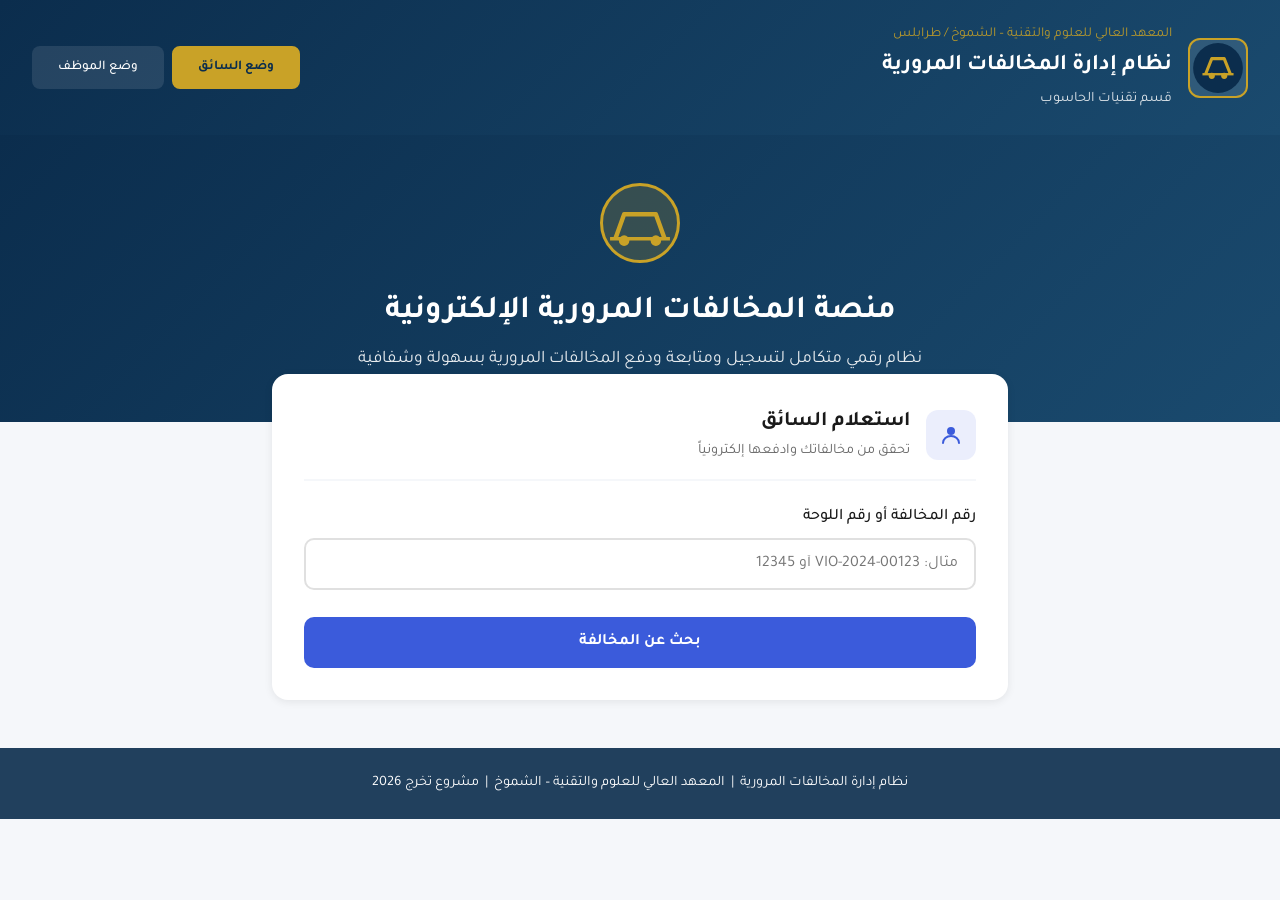
<file: index.html>
<!DOCTYPE html>
<html lang="ar" dir="rtl">
<head>
  <meta charset="UTF-8">
  <meta name="viewport" content="width=device-width, initial-scale=1.0">
  <title>نظام إدارة المخالفات المرورية</title>
  <link rel="preconnect" href="https://fonts.googleapis.com">
  <link rel="preconnect" href="https://fonts.gstatic.com" crossorigin>
  <link href="https://fonts.googleapis.com/css2?family=Tajawal:wght@400;500;700&display=swap" rel="stylesheet">
  <link rel="stylesheet" href="assets/css/style.css">
</head>
<body>

  <header class="header">
    <div class="logo-area">
      <div class="logo-icon">
        <svg viewBox="0 0 36 36" fill="none" xmlns="http://www.w3.org/2000/svg">
          <circle cx="18" cy="18" r="16" fill="#0b2d4d"/>
          <path d="M10 22l4-10h8l4 10" stroke="#c9a227" stroke-width="2" stroke-linejoin="round"/>
          <circle cx="14" cy="23" r="2" fill="#c9a227"/>
          <circle cx="22" cy="23" r="2" fill="#c9a227"/>
          <path d="M8 22h20" stroke="#c9a227" stroke-width="1.5"/>
        </svg>
      </div>
      <div class="logo-text">
        <div class="inst">المعهد العالي للعلوم والتقنية – الشموخ / طرابلس</div>
        <div class="site-title">نظام إدارة المخالفات المرورية</div>
        <div class="dept">قسم تقنيات الحاسوب</div>
      </div>
    </div>
    <div class="nav-tabs">
      <button class="tab active" onclick="switchMode('driver', this)">وضع السائق</button>
      <button class="tab" onclick="switchMode('employee', this)">وضع الموظف</button>
    </div>
  </header>

  <section class="hero">
    <div class="hero-icon">
      <svg viewBox="0 0 42 42" fill="none" xmlns="http://www.w3.org/2000/svg">
        <path d="M7 30l5-14h18l5 14" stroke="#c9a227" stroke-width="2.5" stroke-linejoin="round" fill="none"/>
        <circle cx="12" cy="31" r="3" fill="#c9a227"/>
        <circle cx="30" cy="31" r="3" fill="#c9a227"/>
        <path d="M4 30h34" stroke="#c9a227" stroke-width="2"/>
      </svg>
    </div>
    <h1>منصة المخالفات المرورية الإلكترونية</h1>
    <p>نظام رقمي متكامل لتسجيل ومتابعة ودفع المخالفات المرورية بسهولة وشفافية</p>
  </section>

  <main class="content">
    <!-- بطاقة السائق -->
    <div class="card fade-in" id="driverCard">
      <div class="card-header">
        <div class="card-icon driver">
          <svg width="24" height="24" viewBox="0 0 24 24" fill="none"><circle cx="12" cy="8" r="4" fill="#3b5bdb"/><path d="M4 20c0-4 3.6-7 8-7s8 3 8 7" stroke="#3b5bdb" stroke-width="2" stroke-linecap="round" fill="none"/></svg>
        </div>
        <div>
          <div class="card-title">استعلام السائق</div>
          <div class="card-subtitle">تحقق من مخالفاتك وادفعها إلكترونياً</div>
        </div>
      </div>
      <div class="field-group">
        <label class="field-label">رقم المخالفة أو رقم اللوحة</label>
        <input type="text" class="field-input" placeholder="مثال: VIO-2024-00123 أو 12345" id="driverSearchInput">
      </div>
      <button type="button" class="btn-primary" onclick="driverSearch()">بحث عن المخالفة</button>
      <div id="driverResult" class="violation-result hidden">
        <div class="result-header">
          <span class="result-id">MXF-2024-00847</span>
          <span class="status-chip"><span class="dot"></span>غير مدفوعة</span>
        </div>
        <div class="result-details">
          <div>النوع: تجاوز السرعة &nbsp;|&nbsp; المبلغ: <strong>150 د.ل</strong></div>
          <div>التاريخ: 10 أبريل 2025 &nbsp;|&nbsp; الموقع: شارع الجمهورية</div>
        </div>
        <button type="button" class="btn-primary green" onclick="window.location.href='payment.html'">دفع إلكتروني</button>
      </div>
    </div>

    <!-- بطاقة الموظف (مصححة نهائياً) -->
    <div class="card fade-in hidden" id="employeeCard">
      <div class="card-header">
        <div class="card-icon emp">
          <svg width="24" height="24" viewBox="0 0 24 24" fill="none"><path d="M12 12c2.21 0 4-1.79 4-4s-1.79-4-4-4-4 1.79-4 4 1.79 4 4 4zm0 2c-2.67 0-8 1.34-8 4v2h16v-2c0-2.66-5.33-4-8-4z" fill="#2e7d32"/></svg>
        </div>
        <div>
          <div class="card-title">دخول الموظفين</div>
          <div class="card-subtitle">اختر نوع الحساب للمتابعة</div>
        </div>
      </div>

      <div class="role-selector">
        <label class="role-option">
          <input type="radio" name="empRole" value="police" checked>
          <span class="role-badge police">👮 الشرطي (إصدار المخالفات)</span>
        </label>
        <label class="role-option">
          <input type="radio" name="empRole" value="payment">
          <span class="role-badge payment">💳 مركز الدفع (معالجة السداد)</span>
        </label>
      </div>

      <!-- ✅ منع الإرسال التلقائي عند ضغط Enter -->
      <div class="field-group" onkeydown="if(event.key==='Enter') event.preventDefault()">
        <label class="field-label">رقم الهوية / الهاتف</label>
        <input type="text" class="field-input" placeholder="أدخل رقم التعريف" id="empIdInput" autocomplete="off">
      </div>
      <div class="field-group" onkeydown="if(event.key==='Enter') event.preventDefault()">
        <label class="field-label">كلمة المرور</label>
        <input type="password" class="field-input" placeholder="••••••••" id="empPassInput" autocomplete="off">
      </div>
      
      <!-- ✅ type="button" + منع السلوك الافتراضي -->
      <button type="button" class="btn-primary" onclick="handleEmployeeLogin(event)">دخول إلى النظام</button>

      <div class="divider"><span>أو</span></div>
      <div class="card-links">
        <a href="register.html">إنشاء حساب جديد</a>
        <a href="forgot-password.html">نسيت كلمة المرور</a>
      </div>
    </div>
  </main>

  <footer class="footer">
    نظام إدارة المخالفات المرورية &nbsp;|&nbsp; المعهد العالي للعلوم والتقنية – الشموخ &nbsp;|&nbsp; مشروع تخرج 2026
  </footer>

  <script src="assets/js/script.js"></script>
</body>
</html>
</file>
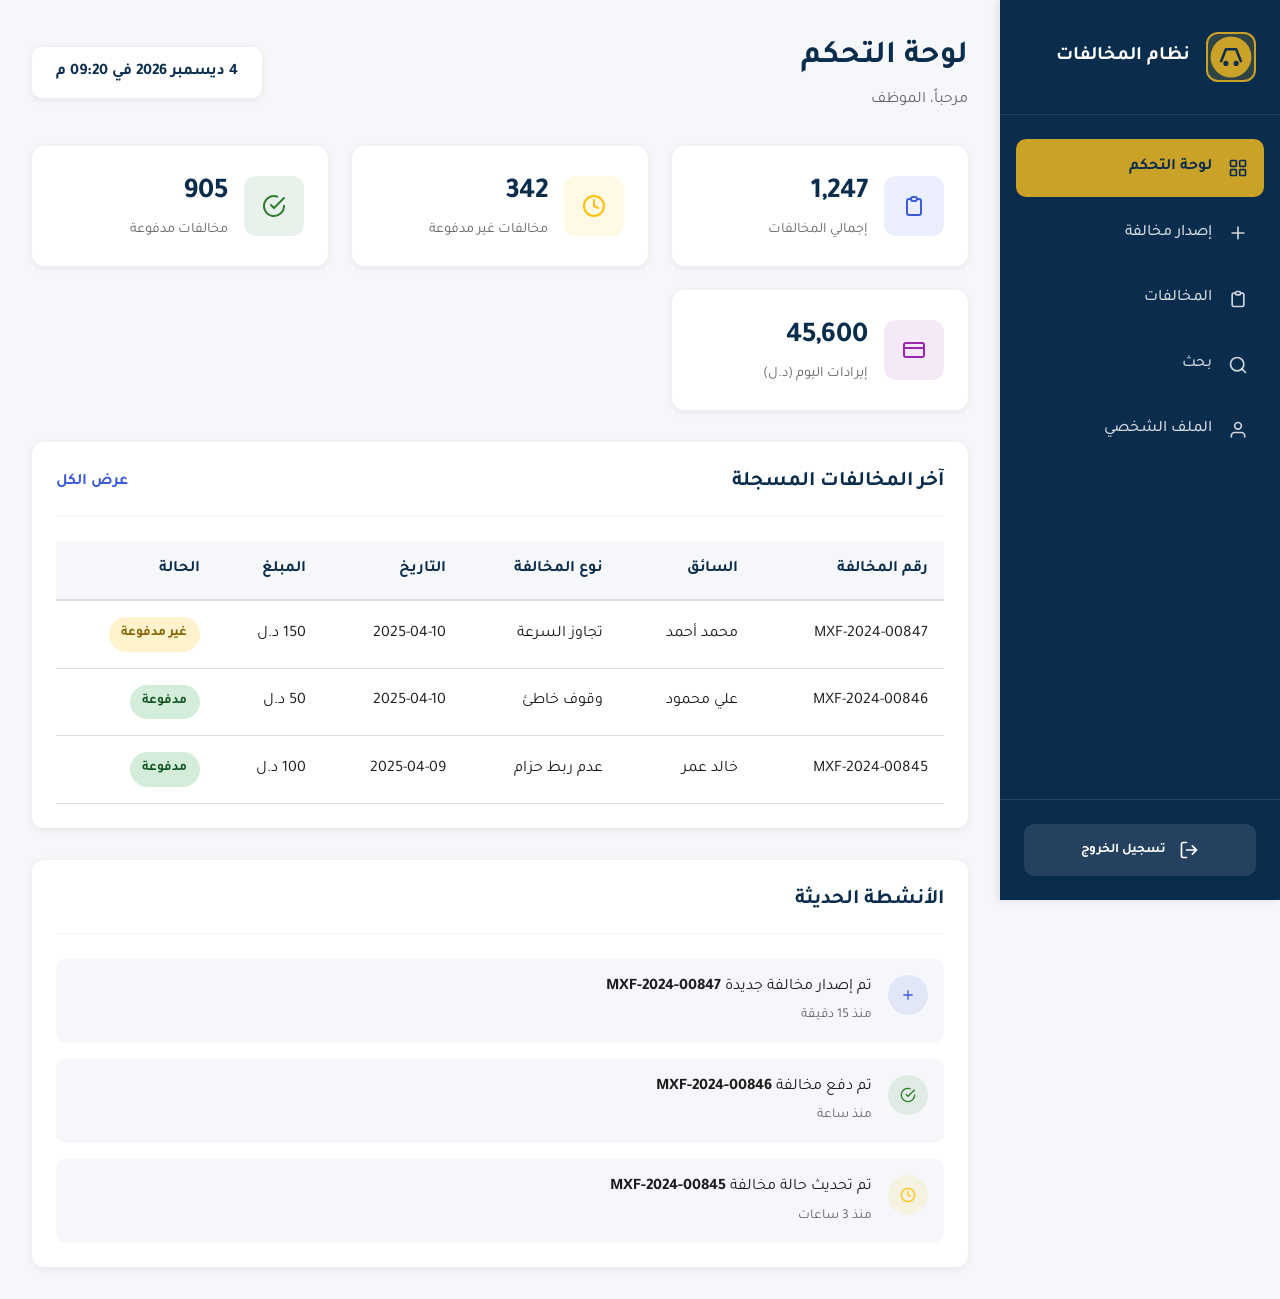
<file: dashboard.html>
<!DOCTYPE html>
<html lang="ar">
<head>
  <meta charset="UTF-8">
  <meta name="viewport" content="width=device-width, initial-scale=1.0">
  <title>لوحة التحكم - نظام إدارة المخالفات المرورية</title>
  <link rel="preconnect" href="https://fonts.googleapis.com">
  <link rel="preconnect" href="https://fonts.gstatic.com" crossorigin>
  <link href="https://fonts.googleapis.com/css2?family=Tajawal:wght@400;500;700&display=swap" rel="stylesheet">
  <link rel="stylesheet" href="assets/css/style.css">
  <link rel="stylesheet" href="assets/css/dashboard.css">
</head>
<body class="dashboard-body">

  <!-- الشريط الجانبي -->
  <aside class="sidebar">
    <div class="sidebar-header">
      <div class="sidebar-logo">
        <svg viewBox="0 0 36 36" fill="none" xmlns="http://www.w3.org/2000/svg">
          <circle cx="18" cy="18" r="16" fill="#c9a227"/>
          <path d="M10 22l4-10h8l4 10" stroke="#0b2d4d" stroke-width="2" stroke-linejoin="round"/>
          <circle cx="14" cy="23" r="2" fill="#0b2d4d"/>
          <circle cx="22" cy="23" r="2" fill="#0b2d4d"/>
        </svg>
      </div>
      <div class="sidebar-title">نظام المخالفات</div>
    </div>
    
    <nav class="sidebar-nav">
      <a href="dashboard.html" class="nav-item active">
        <svg width="20" height="20" viewBox="0 0 24 24" fill="none">
          <rect x="3" y="3" width="7" height="7" rx="1" stroke="currentColor" stroke-width="2"/>
          <rect x="14" y="3" width="7" height="7" rx="1" stroke="currentColor" stroke-width="2"/>
          <rect x="3" y="14" width="7" height="7" rx="1" stroke="currentColor" stroke-width="2"/>
          <rect x="14" y="14" width="7" height="7" rx="1" stroke="currentColor" stroke-width="2"/>
        </svg>
        <span>لوحة التحكم</span>
      </a>
      <a href="issue-violation.html" class="nav-item">
        <svg width="20" height="20" viewBox="0 0 24 24" fill="none">
          <path d="M12 5v14M5 12h14" stroke="currentColor" stroke-width="2" stroke-linecap="round"/>
        </svg>
        <span>إصدار مخالفة</span>
      </a>
      <a href="violations-list.html" class="nav-item">
        <svg width="20" height="20" viewBox="0 0 24 24" fill="none">
          <path d="M9 5H7a2 2 0 00-2 2v12a2 2 0 002 2h10a2 2 0 002-2V7a2 2 0 00-2-2h-2M9 5a2 2 0 002 2h2a2 2 0 002-2M9 5a2 2 0 012-2h2a2 2 0 012 2" stroke="currentColor" stroke-width="2" stroke-linecap="round"/>
        </svg>
        <span>المخالفات</span>
      </a>
      <a href="search-violation.html" class="nav-item">
        <svg width="20" height="20" viewBox="0 0 24 24" fill="none">
          <circle cx="11" cy="11" r="8" stroke="currentColor" stroke-width="2"/>
          <path d="M21 21l-4.35-4.35" stroke="currentColor" stroke-width="2" stroke-linecap="round"/>
        </svg>
        <span>بحث</span>
      </a>
      <a href="profile.html" class="nav-item">
        <svg width="20" height="20" viewBox="0 0 24 24" fill="none">
          <path d="M20 21v-2a4 4 0 00-4-4H8a4 4 0 00-4 4v2" stroke="currentColor" stroke-width="2"/>
          <circle cx="12" cy="7" r="4" stroke="currentColor" stroke-width="2"/>
        </svg>
        <span>الملف الشخصي</span>
      </a>
    </nav>
    
    <div class="sidebar-footer">
      <button class="btn-logout" onclick="logout()">
        <svg width="20" height="20" viewBox="0 0 24 24" fill="none">
          <path d="M9 21H5a2 2 0 01-2-2V5a2 2 0 012-2h4" stroke="currentColor" stroke-width="2" stroke-linecap="round"/>
          <path d="M16 17l5-5-5-5M21 12H9" stroke="currentColor" stroke-width="2" stroke-linecap="round"/>
        </svg>
        <span>تسجيل الخروج</span>
      </button>
    </div>
  </aside>

  <!-- المحتوى الرئيسي -->
  <main class="dashboard-main">
    <!-- الهيدر العلوي -->
    <header class="dashboard-header">
      <div class="header-right">
        <h1>لوحة التحكم</h1>
        <p class="welcome-text">مرحباً، <span id="dashboardUserName">الموظف</span></p>
      </div>
      <div class="header-left">
        <div class="date-time" id="dateTime"></div>
      </div>
    </header>

    <!-- الإحصائيات -->
    <div class="stats-grid">
      <div class="stat-card">
        <div class="stat-icon blue">
          <svg width="24" height="24" viewBox="0 0 24 24" fill="none">
            <path d="M9 5H7a2 2 0 00-2 2v12a2 2 0 002 2h10a2 2 0 002-2V7a2 2 0 00-2-2h-2M9 5a2 2 0 002 2h2a2 2 0 002-2M9 5a2 2 0 012-2h2a2 2 0 012 2" stroke="currentColor" stroke-width="2"/>
          </svg>
        </div>
        <div class="stat-info">
          <div class="stat-value" id="totalViolations">1,247</div>
          <div class="stat-label">إجمالي المخالفات</div>
        </div>
      </div>
      
      <div class="stat-card">
        <div class="stat-icon yellow">
          <svg width="24" height="24" viewBox="0 0 24 24" fill="none">
            <circle cx="12" cy="12" r="10" stroke="currentColor" stroke-width="2"/>
            <path d="M12 6v6l4 2" stroke="currentColor" stroke-width="2" stroke-linecap="round"/>
          </svg>
        </div>
        <div class="stat-info">
          <div class="stat-value" id="pendingViolations">342</div>
          <div class="stat-label">مخالفات غير مدفوعة</div>
        </div>
      </div>
      
      <div class="stat-card">
        <div class="stat-icon green">
          <svg width="24" height="24" viewBox="0 0 24 24" fill="none">
            <path d="M22 11.08V12a10 10 0 11-5.93-9.14" stroke="currentColor" stroke-width="2"/>
            <path d="M22 4L12 14.01l-3-3" stroke="currentColor" stroke-width="2" stroke-linecap="round"/>
          </svg>
        </div>
        <div class="stat-info">
          <div class="stat-value" id="paidViolations">905</div>
          <div class="stat-label">مخالفات مدفوعة</div>
        </div>
      </div>
      
      <div class="stat-card">
        <div class="stat-icon purple">
          <svg width="24" height="24" viewBox="0 0 24 24" fill="none">
            <rect x="2" y="5" width="20" height="14" rx="2" stroke="currentColor" stroke-width="2"/>
            <path d="M2 10h20" stroke="currentColor" stroke-width="2"/>
          </svg>
        </div>
        <div class="stat-info">
          <div class="stat-value" id="todayRevenue">45,600</div>
          <div class="stat-label">إيرادات اليوم (د.ل)</div>
        </div>
      </div>
    </div>

    <!-- المحتوى السفلي -->
    <div class="dashboard-content">
      <!-- آخر المخالفات -->
      <div class="content-card">
        <div class="card-header-custom">
          <h2>آخر المخالفات المسجلة</h2>
          <a href="violations-list.html" class="view-all">عرض الكل</a>
        </div>
        <div class="table-container">
          <table class="data-table">
            <thead>
              <tr>
                <th>رقم المخالفة</th>
                <th>السائق</th>
                <th>نوع المخالفة</th>
                <th>التاريخ</th>
                <th>المبلغ</th>
                <th>الحالة</th>
              </tr>
            </thead>
            <tbody id="recentViolationsTable">
              <tr>
                <td>MXF-2024-00847</td>
                <td>محمد أحمد</td>
                <td>تجاوز السرعة</td>
                <td>2025-04-10</td>
                <td>150 د.ل</td>
                <td><span class="status-badge pending">غير مدفوعة</span></td>
              </tr>
              <tr>
                <td>MXF-2024-00846</td>
                <td>علي محمود</td>
                <td>وقوف خاطئ</td>
                <td>2025-04-10</td>
                <td>50 د.ل</td>
                <td><span class="status-badge paid">مدفوعة</span></td>
              </tr>
              <tr>
                <td>MXF-2024-00845</td>
                <td>خالد عمر</td>
                <td>عدم ربط حزام</td>
                <td>2025-04-09</td>
                <td>100 د.ل</td>
                <td><span class="status-badge paid">مدفوعة</span></td>
              </tr>
            </tbody>
          </table>
        </div>
      </div>

      <!-- الأنشطة الحديثة -->
      <div class="content-card">
        <div class="card-header-custom">
          <h2>الأنشطة الحديثة</h2>
        </div>
        <div class="activity-list" id="activityList">
          <div class="activity-item">
            <div class="activity-icon blue">
              <svg width="16" height="16" viewBox="0 0 24 24" fill="none">
                <path d="M12 5v14M5 12h14" stroke="currentColor" stroke-width="2"/>
              </svg>
            </div>
            <div class="activity-content">
              <div class="activity-text">تم إصدار مخالفة جديدة <strong>MXF-2024-00847</strong></div>
              <div class="activity-time">منذ 15 دقيقة</div>
            </div>
          </div>
          <div class="activity-item">
            <div class="activity-icon green">
              <svg width="16" height="16" viewBox="0 0 24 24" fill="none">
                <path d="M22 11.08V12a10 10 0 11-5.93-9.14" stroke="currentColor" stroke-width="2"/>
                <path d="M22 4L12 14.01l-3-3" stroke="currentColor" stroke-width="2"/>
              </svg>
            </div>
            <div class="activity-content">
              <div class="activity-text">تم دفع مخالفة <strong>MXF-2024-00846</strong></div>
              <div class="activity-time">منذ ساعة</div>
            </div>
          </div>
          <div class="activity-item">
            <div class="activity-icon yellow">
              <svg width="16" height="16" viewBox="0 0 24 24" fill="none">
                <circle cx="12" cy="12" r="10" stroke="currentColor" stroke-width="2"/>
                <path d="M12 6v6l4 2" stroke="currentColor" stroke-width="2"/>
              </svg>
            </div>
            <div class="activity-content">
              <div class="activity-text">تم تحديث حالة مخالفة <strong>MXF-2024-00845</strong></div>
              <div class="activity-time">منذ 3 ساعات</div>
            </div>
          </div>
        </div>
      </div>
    </div>
  </main>

  <script src="assets/js/script.js"></script>
  <script src="assets/js/dashboard.js"></script>
</body>
</html>
</file>
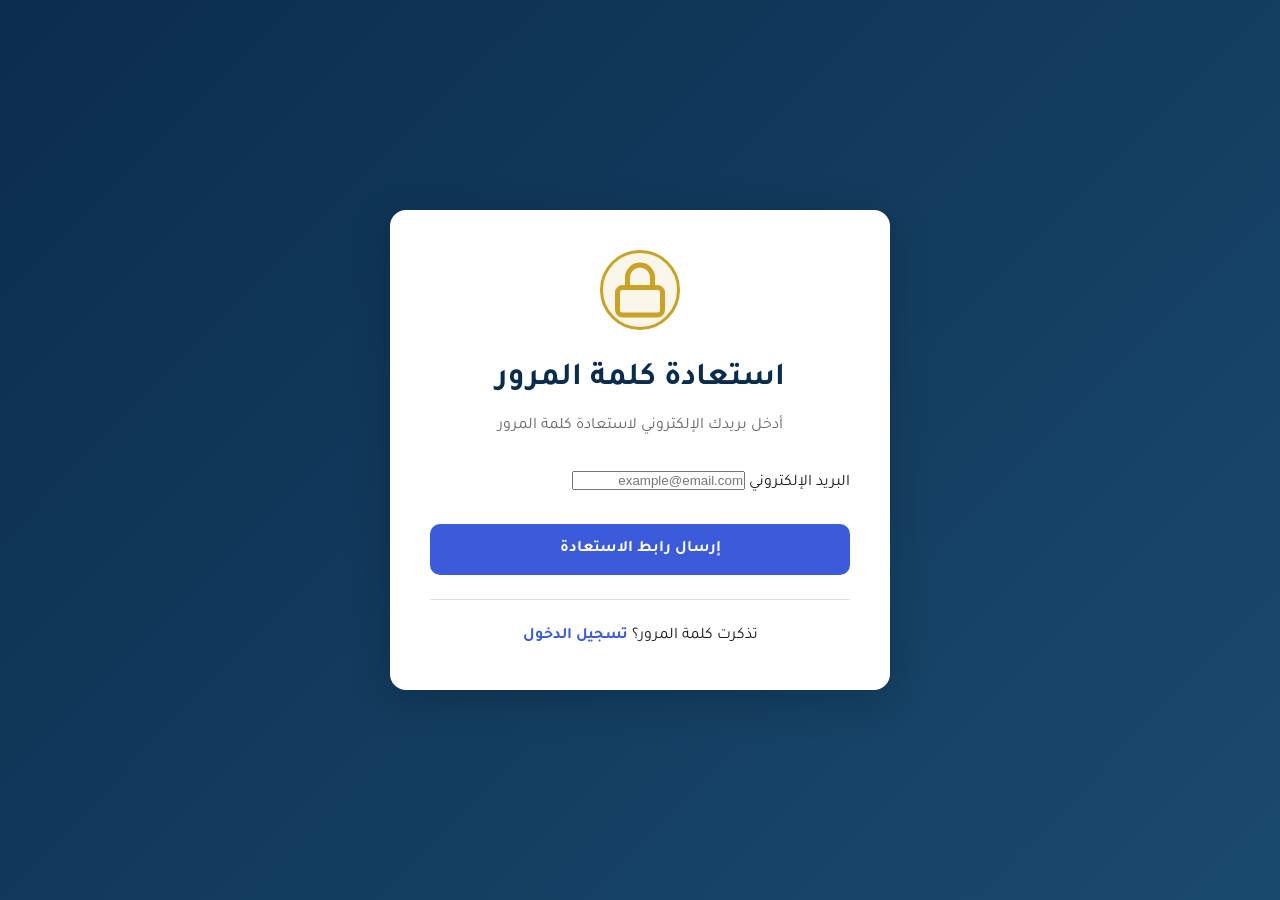
<file: forgot-password.html>
<!DOCTYPE html>
<html lang="ar">
<head>
  <meta charset="UTF-8">
  <meta name="viewport" content="width=device-width, initial-scale=1.0">
  <title>استعادة كلمة المرور - نظام إدارة المخالفات المرورية</title>
  <link rel="preconnect" href="https://fonts.googleapis.com">
  <link rel="preconnect" href="https://fonts.gstatic.com" crossorigin>
  <link href="https://fonts.googleapis.com/css2?family=Tajawal:wght@400;500;700&display=swap" rel="stylesheet">
  <link rel="stylesheet" href="assets/css/style.css">
  <link rel="stylesheet" href="assets/css/auth.css">
</head>
<body class="auth-body">

  <div class="auth-container">
    <div class="auth-card">
      <div class="auth-header">
        <div class="auth-logo">
          <svg width="60" height="60" viewBox="0 0 24 24" fill="none">
            <rect x="3" y="11" width="18" height="11" rx="2" stroke="#c9a227" stroke-width="2"/>
            <path d="M7 11V7a5 5 0 0110 0v4" stroke="#c9a227" stroke-width="2"/>
          </svg>
        </div>
        <h1>استعادة كلمة المرور</h1>
        <p>أدخل بريدك الإلكتروني لاستعادة كلمة المرور</p>
      </div>

      <form class="auth-form" onsubmit="handleForgotPassword(event)">
        <div class="form-group">
          <label class="form-label">البريد الإلكتروني</label>
          <input type="email" class="form-input" placeholder="example@email.com" required id="resetEmail">
        </div>

        <button type="submit" class="btn-primary">إرسال رابط الاستعادة</button>

        <div class="auth-footer">
          <p>تذكرت كلمة المرور؟ <a href="index.html">تسجيل الدخول</a></p>
        </div>
      </form>
    </div>
  </div>

  <script src="assets/js/script.js"></script>
  <script src="assets/js/auth.js"></script>
</body>
</html>
</file>
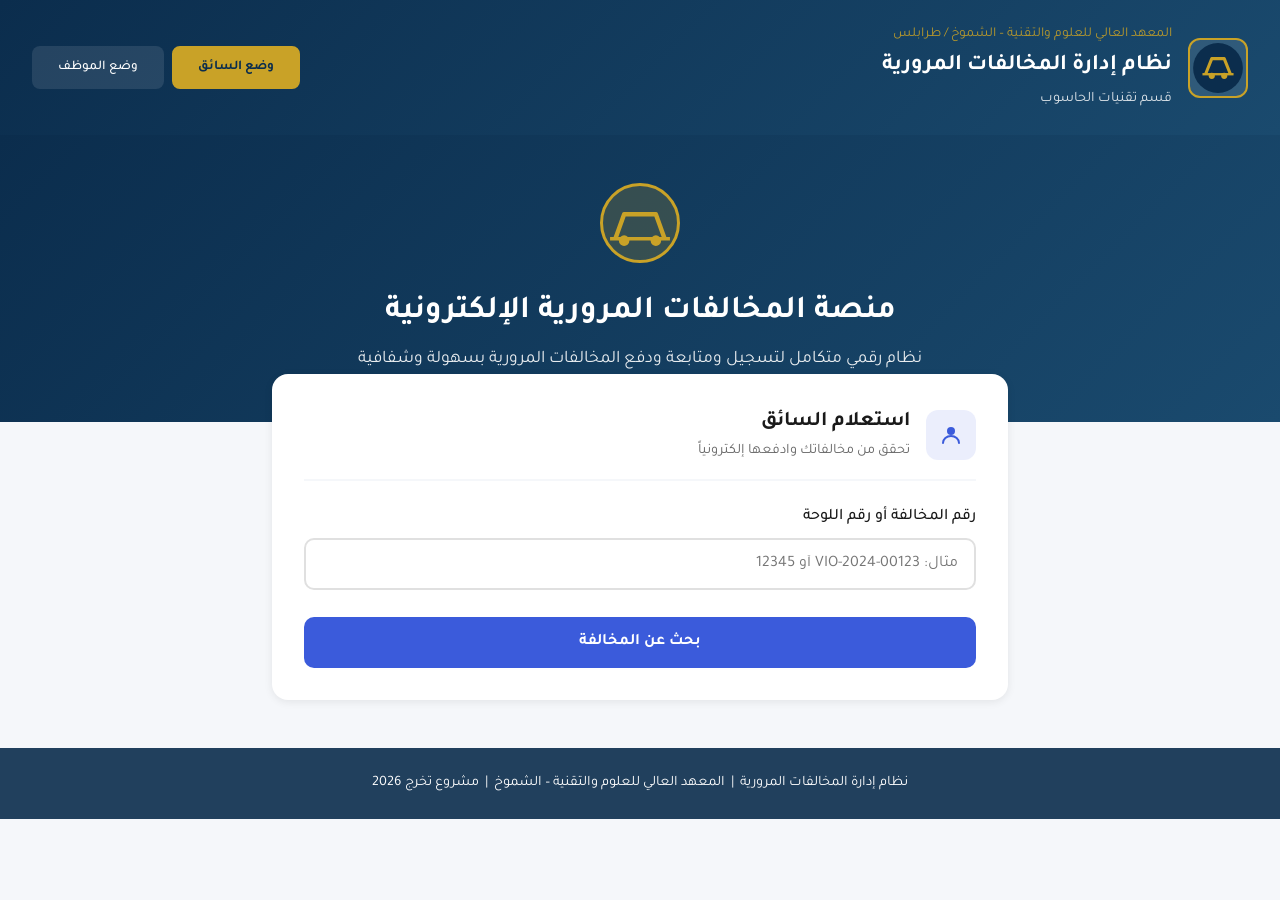
<file: payment-dashboard.html>
<!DOCTYPE html>
<html lang="ar" dir="rtl">
<head>
  <meta charset="UTF-8">
  <meta name="viewport" content="width=device-width, initial-scale=1.0">
  <title>مركز الدفع - نظام المخالفات</title>
  <link rel="preconnect" href="https://fonts.googleapis.com">
  <link rel="preconnect" href="https://fonts.gstatic.com" crossorigin>
  <link href="https://fonts.googleapis.com/css2?family=Tajawal:wght@400;500;700&display=swap" rel="stylesheet">
  <link rel="stylesheet" href="assets/css/style.css">
  <link rel="stylesheet" href="assets/css/dashboard.css">
</head>
<body class="dashboard-body">

  <aside class="sidebar">
    <div class="sidebar-header">
      <div class="sidebar-logo">
        <svg viewBox="0 0 36 36" fill="none" xmlns="http://www.w3.org/2000/svg">
          <circle cx="18" cy="18" r="16" fill="#c9a227"/>
          <path d="M10 22l4-10h8l4 10" stroke="#0b2d4d" stroke-width="2" stroke-linejoin="round"/>
        </svg>
      </div>
      <div class="sidebar-title">مركز الدفع</div>
    </div>
    <nav class="sidebar-nav">
      <a href="payment-dashboard.html" class="nav-item active">🔍 البحث والاستعلام</a>
      <a href="#" class="nav-item" onclick="showCustomAlert('سجل المدفوعات قيد التطوير','info')">💰 سجل السداد</a>
    </nav>
    <div class="sidebar-footer">
      <button class="btn-logout" onclick="logout()">🚪 تسجيل الخروج</button>
    </div>
  </aside>

  <main class="dashboard-main">
    <header class="dashboard-header">
      <div class="header-right">
        <h1>مركز معالجة ودفع المخالفات</h1>
        <p class="welcome-text">مرحباً، <span id="centerNameDisplay">مركز الدفع</span></p>
      </div>
    </header>

    <div class="content-card">
      <h3>🔎 البحث عن مخالفة</h3>
      <div class="search-box">
        <div class="radio-group">
          <label><input type="radio" name="searchBy" value="num" checked> رقم المخالفة</label>
          <label><input type="radio" name="searchBy" value="lic"> رقم الرخصة</label>
          <label><input type="radio" name="searchBy" value="plt"> رقم اللوحة</label>
        </div>
        <div class="search-inputs">
          <input type="text" class="field-input" id="searchQuery" placeholder="أدخل رقم البحث...">
          <button class="btn-primary" onclick="searchViolation()">بحث</button>
        </div>
      </div>

      <div id="searchResult" class="hidden" style="margin-top:2rem;">
        <div class="result-card">
          <div class="result-header">
            <span class="result-id" id="resId">MXF-2026-001</span>
            <span class="status-chip" id="resStatus"><span class="dot"></span>غير مدفوعة</span>
          </div>
          <div class="result-grid">
            <div><strong>السائق:</strong> <span id="resDriver">محمد أحمد</span></div>
            <div><strong>المركبة:</strong> <span id="resVehicle">سيارة خاصة - 12345</span></div>
            <div><strong>المخالفة:</strong> <span id="resType">تجاوز السرعة</span></div>
            <div><strong>المبلغ:</strong> <span id="resAmount" style="color:var(--accent-blue);font-weight:700;">150 د.ل</span></div>
            <div><strong>الشرطي المصدر:</strong> <span id="resOfficer">ملازم أحمد</span></div>
            <div><strong>التاريخ:</strong> <span id="resDate">2026-04-20</span></div>
          </div>
          <div class="action-btns">
            <button class="btn-primary green" id="payBtn" onclick="simulatePayment()">💳 محاكاة الدفع الإلكتروني</button>
            <button class="btn-secondary" onclick="printReceipt()">🖨️ طباعة إيصال</button>
          </div>
        </div>
      </div>
    </div>
  </main>

  <div class="modal" id="payModal">
    <div class="modal-content">
      <div class="modal-icon success"><svg width="60" height="60" viewBox="0 0 24 24" fill="none"><circle cx="12" cy="12" r="10" stroke="#2e7d32" stroke-width="2"/><path d="M8 12l3 3 5-6" stroke="#2e7d32" stroke-width="2" stroke-linecap="round"/></svg></div>
      <h2>تم السداد بنجاح!</h2>
      <p>تم تحديث حالة المخالفة إلى: <strong style="color:var(--accent-green)">مدفوعة ✅</strong></p>
      <p>رقم العملية: <strong id="payRef">PAY-2026-8892</strong></p>
      <button class="btn-primary" onclick="closeModal('payModal'); searchViolation()">حسناً</button>
    </div>
  </div>

  <script src="assets/js/script.js"></script>
  <script src="assets/js/payment-center.js"></script>
</body>
</html>
</file>
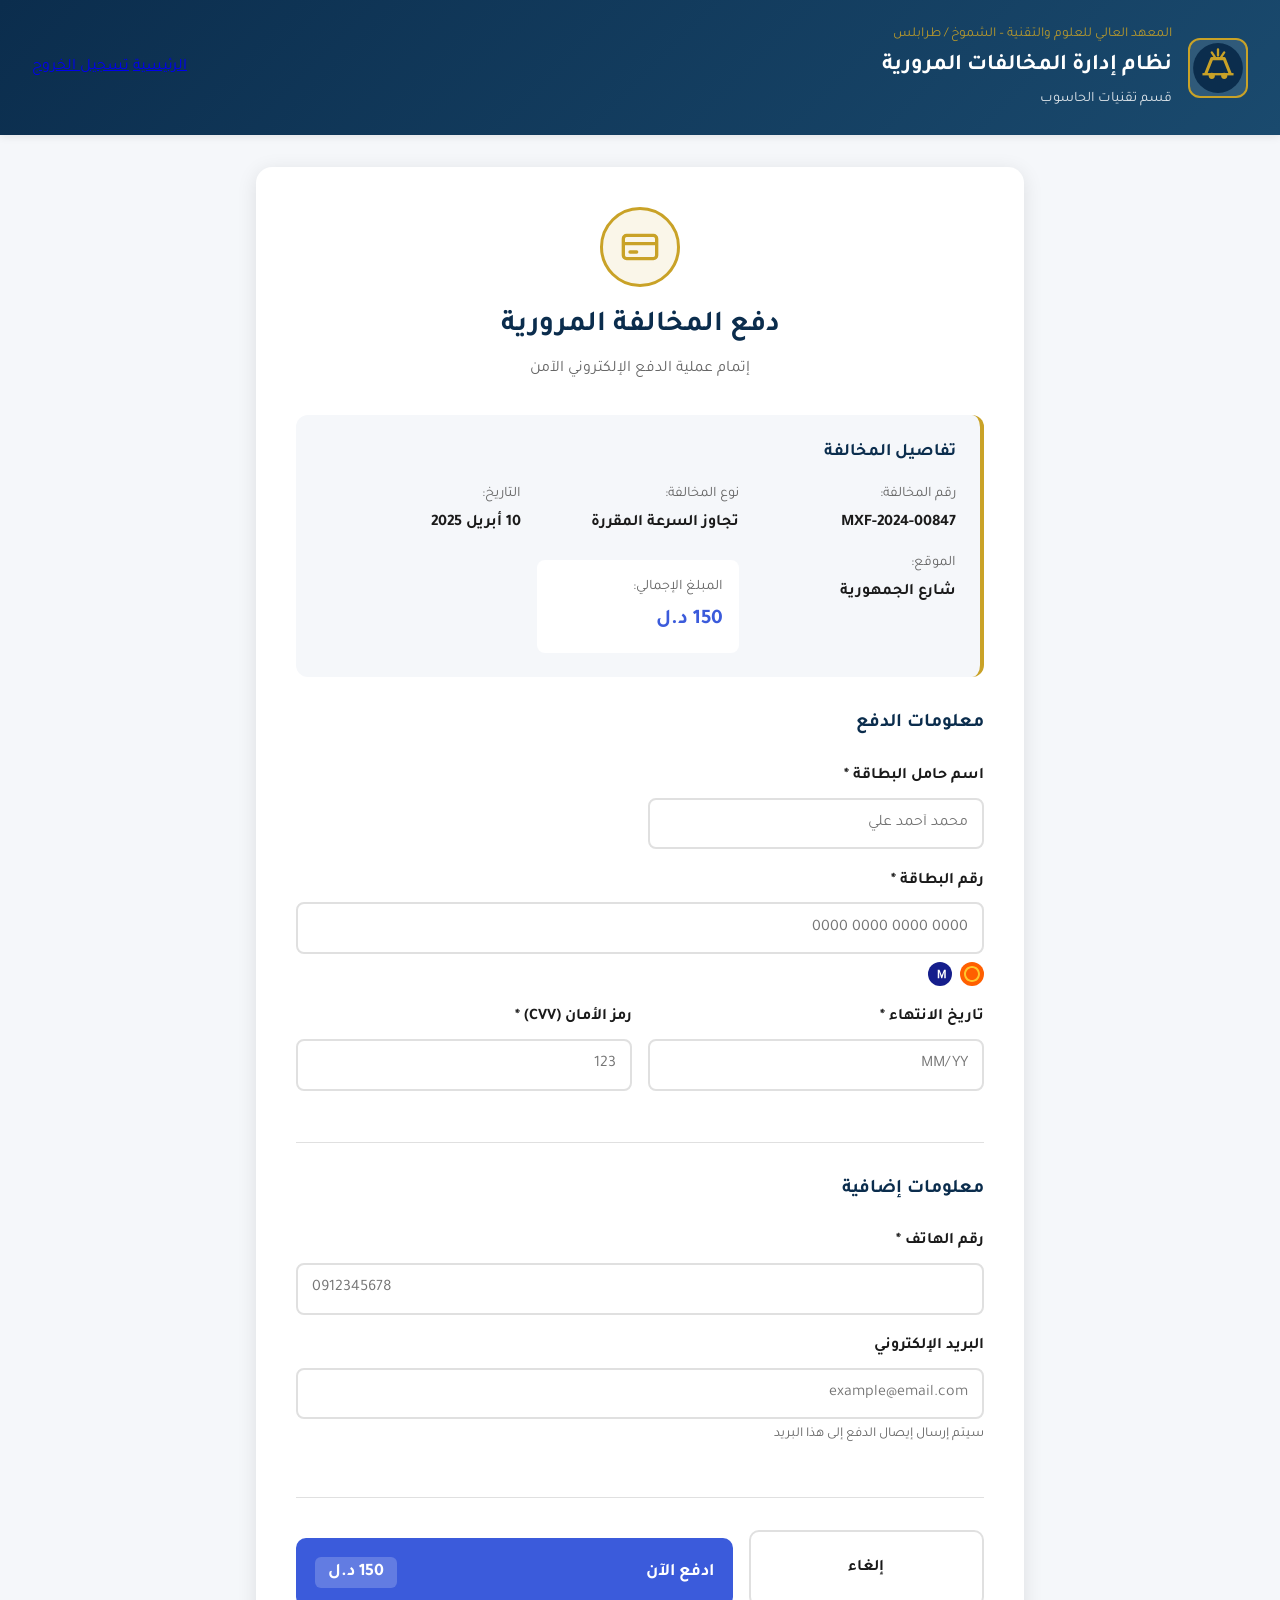
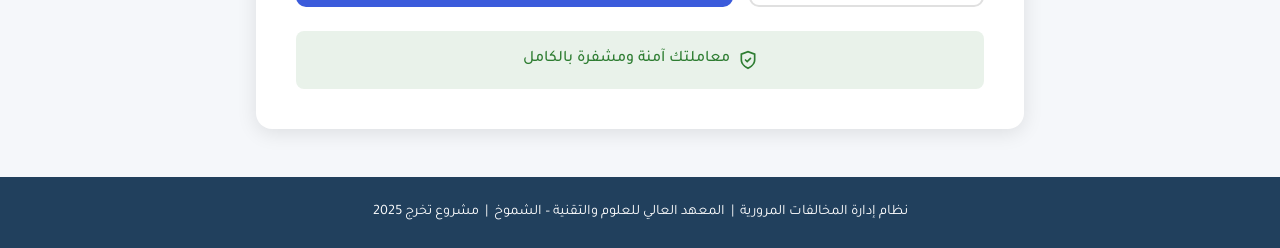
<file: payment.html>
<!DOCTYPE html>
<html lang="ar">
<head>
  <meta charset="UTF-8">
  <meta name="viewport" content="width=device-width, initial-scale=1.0">
  <title>دفع المخالفة - نظام إدارة المخالفات المرورية</title>
  <link rel="preconnect" href="https://fonts.googleapis.com">
  <link rel="preconnect" href="https://fonts.gstatic.com" crossorigin>
  <link href="https://fonts.googleapis.com/css2?family=Tajawal:wght@400;500;700&display=swap" rel="stylesheet">
  <link rel="stylesheet" href="assets/css/style.css">
  <link rel="stylesheet" href="assets/css/payment.css">
</head>
<body>

  <!-- الهيدر -->
  <header class="header">
    <div class="logo-area">
      <div class="logo-icon">
        <svg viewBox="0 0 36 36" fill="none" xmlns="http://www.w3.org/2000/svg">
          <circle cx="18" cy="18" r="16" fill="#0b2d4d"/>
          <path d="M10 22l4-10h8l4 10" stroke="#c9a227" stroke-width="2" stroke-linejoin="round"/>
          <circle cx="14" cy="23" r="2" fill="#c9a227"/>
          <circle cx="22" cy="23" r="2" fill="#c9a227"/>
          <path d="M8 22h20" stroke="#c9a227" stroke-width="1.5"/>
          <path d="M18 6v4M14 8l2 3M22 8l-2 3" stroke="#c9a227" stroke-width="1.5" stroke-linecap="round"/>
        </svg>
      </div>
      <div class="logo-text">
        <div class="inst">المعهد العالي للعلوم والتقنية – الشموخ / طرابلس</div>
        <div class="site-title">نظام إدارة المخالفات المرورية</div>
        <div class="dept">قسم تقنيات الحاسوب</div>
      </div>
    </div>
    <nav class="nav-links">
      <a href="index.html" class="nav-link">الرئيسية</a>
      <a href="index.html" class="nav-link">تسجيل الخروج</a>
    </nav>
  </header>

  <!-- المحتوى الرئيسي -->
  <main class="payment-container">
    <div class="payment-card fade-in">
      <div class="payment-header">
        <div class="payment-icon">
          <svg width="40" height="40" viewBox="0 0 24 24" fill="none" xmlns="http://www.w3.org/2000/svg">
            <rect x="2" y="5" width="20" height="14" rx="2" stroke="#c9a227" stroke-width="2"/>
            <path d="M2 10h20" stroke="#c9a227" stroke-width="2"/>
            <path d="M6 15h4" stroke="#c9a227" stroke-width="2" stroke-linecap="round"/>
          </svg>
        </div>
        <h1>دفع المخالفة المرورية</h1>
        <p>إتمام عملية الدفع الإلكتروني الآمن</p>
      </div>

      <!-- ملخص المخالفة -->
      <div class="violation-summary">
        <div class="summary-title">تفاصيل المخالفة</div>
        <div class="summary-grid">
          <div class="summary-item">
            <span class="label">رقم المخالفة:</span>
            <span class="value" id="violNumber">MXF-2024-00847</span>
          </div>
          <div class="summary-item">
            <span class="label">نوع المخالفة:</span>
            <span class="value" id="violType">تجاوز السرعة المقررة</span>
          </div>
          <div class="summary-item">
            <span class="label">التاريخ:</span>
            <span class="value" id="violDate">10 أبريل 2025</span>
          </div>
          <div class="summary-item">
            <span class="label">الموقع:</span>
            <span class="value" id="violLocation">شارع الجمهورية</span>
          </div>
          <div class="summary-item amount">
            <span class="label">المبلغ الإجمالي:</span>
            <span class="value highlight" id="violAmount">150 د.ل</span>
          </div>
        </div>
      </div>

      <!-- نموذج الدفع -->
      <form class="payment-form" id="paymentForm" onsubmit="processPayment(event)">
        <div class="form-section">
          <h3 class="section-title">معلومات الدفع</h3>
          
          <div class="form-row">
            <div class="form-group">
              <label class="form-label">اسم حامل البطاقة *</label>
              <input type="text" class="form-input" placeholder="محمد أحمد علي" required id="cardName">
            </div>
          </div>

          <div class="form-group">
            <label class="form-label">رقم البطاقة *</label>
            <input type="text" class="form-input" placeholder="0000 0000 0000 0000" maxlength="19" required id="cardNumber">
            <div class="card-icons">
              <img src="data:image/svg+xml,%3Csvg xmlns='http://www.w3.org/2000/svg' viewBox='0 0 48 48'%3E%3Crect fill='%23FF5F00' width='48' height='48'/%3E%3Cpath fill='%23FFC72C' d='M24 8C15.16 8 8 15.16 8 24s7.16 16 16 16 16-7.16 16-16S32.84 8 24 8zm0 28c-6.63 0-12-5.37-12-12S17.37 12 24 12s12 5.37 12 12-5.37 12-12 12z'/%3E%3C/svg%3E" alt="Mastercard" class="card-icon">
              <img src="data:image/svg+xml,%3Csvg xmlns='http://www.w3.org/2000/svg' viewBox='0 0 48 48'%3E%3Crect fill='%23151E8C' width='48' height='48'/%3E%3Cpath fill='%23fff' d='M19.5 32.5v-17h3.5l4.5 11.5 4.5-11.5h3.5v17h-3v-13l-4 13h-2l-4-13v13h-3z'/%3E%3C/svg%3E" alt="Visa" class="card-icon">
            </div>
          </div>

          <div class="form-row">
            <div class="form-group half">
              <label class="form-label">تاريخ الانتهاء *</label>
              <input type="text" class="form-input" placeholder="MM/YY" maxlength="5" required id="expiryDate">
            </div>
            <div class="form-group half">
              <label class="form-label">رمز الأمان (CVV) *</label>
              <input type="text" class="form-input" placeholder="123" maxlength="3" required id="cvv">
            </div>
          </div>
        </div>

        <div class="form-section">
          <h3 class="section-title">معلومات إضافية</h3>
          
          <div class="form-group">
            <label class="form-label">رقم الهاتف *</label>
            <input type="tel" class="form-input" placeholder="0912345678" required id="phoneNumber">
          </div>

          <div class="form-group">
            <label class="form-label">البريد الإلكتروني</label>
            <input type="email" class="form-input" placeholder="example@email.com" id="email">
            <small class="form-hint">سيتم إرسال إيصال الدفع إلى هذا البريد</small>
          </div>
        </div>

        <div class="payment-actions">
          <button type="button" class="btn-secondary" onclick="window.location.href='index.html'">إلغاء</button>
          <button type="submit" class="btn-primary large">
            <span>ادفع الآن</span>
            <span class="amount-tag" id="payAmount">150 د.ل</span>
          </button>
        </div>

        <div class="security-note">
          <svg width="20" height="20" viewBox="0 0 24 24" fill="none" xmlns="http://www.w3.org/2000/svg">
            <path d="M12 22s8-4 8-10V5l-8-3-8 3v7c0 6 8 10 8 10z" stroke="#2e7d32" stroke-width="2" fill="none"/>
            <path d="M9 12l2 2 4-4" stroke="#2e7d32" stroke-width="2" stroke-linecap="round"/>
          </svg>
          <span>معاملتك آمنة ومشفرة بالكامل</span>
        </div>
      </form>
    </div>
  </main>

  <!-- الفوتر -->
  <footer class="footer">
    نظام إدارة المخالفات المرورية &nbsp;|&nbsp; المعهد العالي للعلوم والتقنية – الشموخ &nbsp;|&nbsp; مشروع تخرج 2025
  </footer>

  <!-- نافذة التأكيد -->
  <div class="modal" id="confirmModal">
    <div class="modal-content">
      <div class="modal-icon success">
        <svg width="60" height="60" viewBox="0 0 24 24" fill="none">
          <circle cx="12" cy="12" r="10" stroke="#2e7d32" stroke-width="2"/>
          <path d="M8 12l3 3 5-6" stroke="#2e7d32" stroke-width="2" stroke-linecap="round"/>
        </svg>
      </div>
      <h2>تم الدفع بنجاح!</h2>
      <p>تم إتمام عملية الدفع بنجاح</p>
      <p class="modal-ref">رقم العملية: <strong id="paymentRef">PAY-2024-789456</strong></p>
      <button class="btn-primary" onclick="closeModal()">حسناً</button>
    </div>
  </div>

  <script src="assets/js/script.js"></script>
  <script src="assets/js/payment.js"></script>
</body>
</html>
</file>
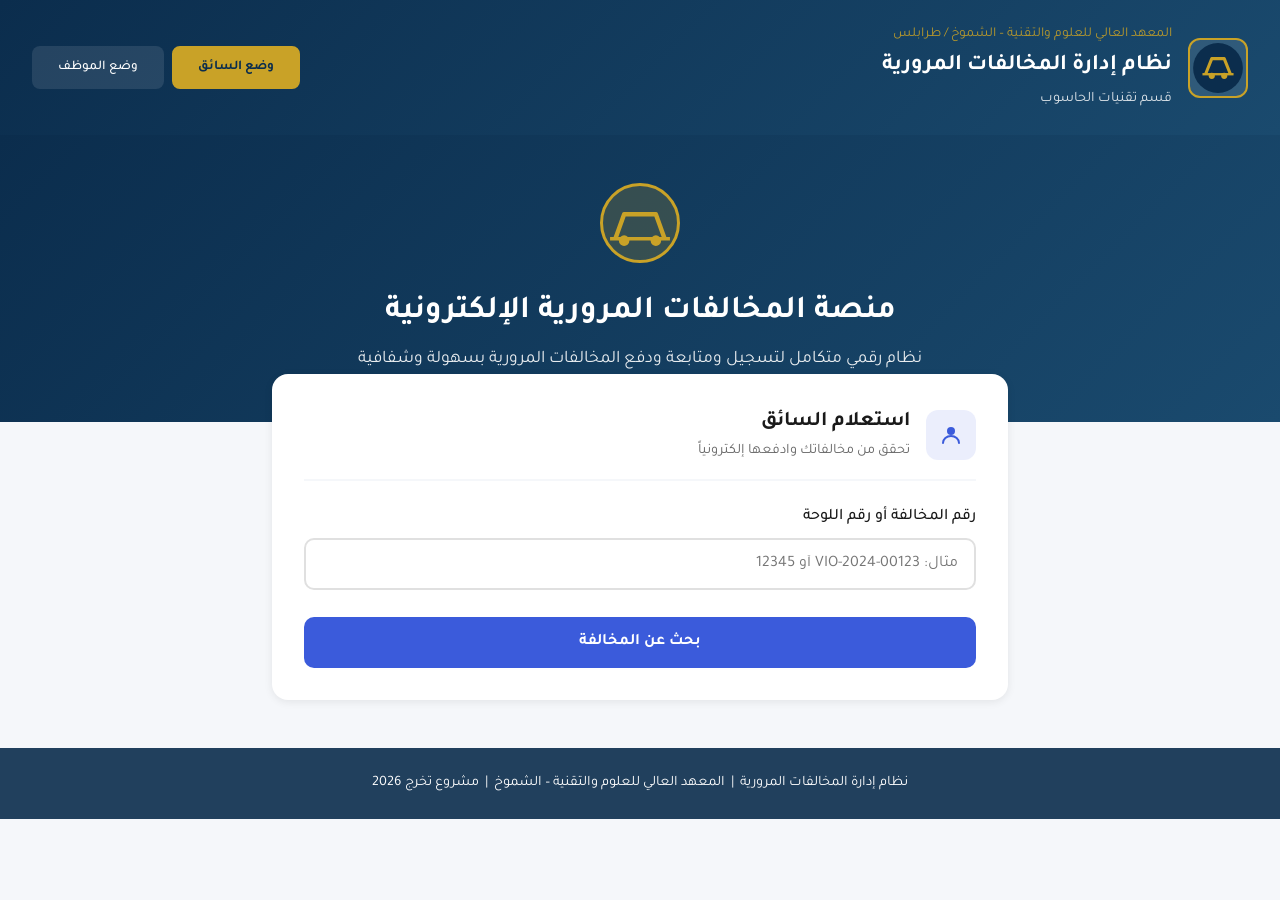
<file: police-dashboard.html>
<!DOCTYPE html>
<html lang="ar" dir="rtl">
<head>
  <meta charset="UTF-8">
  <meta name="viewport" content="width=device-width, initial-scale=1.0">
  <title>لوحة الشرطي - نظام المخالفات</title>
  <link rel="preconnect" href="https://fonts.googleapis.com">
  <link rel="preconnect" href="https://fonts.gstatic.com" crossorigin>
  <link href="https://fonts.googleapis.com/css2?family=Tajawal:wght@400;500;700&display=swap" rel="stylesheet">
  <link rel="stylesheet" href="assets/css/style.css">
  <link rel="stylesheet" href="assets/css/dashboard.css">
  <link rel="stylesheet" href="assets/css/form.css">
</head>
<body class="dashboard-body">

  <aside class="sidebar">
    <div class="sidebar-header">
      <div class="sidebar-logo">
        <svg viewBox="0 0 36 36" fill="none" xmlns="http://www.w3.org/2000/svg">
          <circle cx="18" cy="18" r="16" fill="#c9a227"/>
          <path d="M10 22l4-10h8l4 10" stroke="#0b2d4d" stroke-width="2" stroke-linejoin="round"/>
        </svg>
      </div>
      <div class="sidebar-title">نظام الشرطي</div>
    </div>
    <nav class="sidebar-nav">
      <a href="police-dashboard.html" class="nav-item active">📋 إصدار مخالفة</a>
      <a href="#" class="nav-item" onclick="showCustomAlert('صفحة السجل قيد التطوير','info')">📜 سجل المخالفات</a>
    </nav>
    <div class="sidebar-footer">
      <button class="btn-logout" onclick="logout()">🚪 تسجيل الخروج</button>
    </div>
  </aside>

  <main class="dashboard-main">
    <header class="dashboard-header">
      <div class="header-right">
        <h1>إصدار مخالفة مرورية جديدة</h1>
        <p class="welcome-text">مرحباً، <span id="officerNameDisplay">الشرطي</span></p>
      </div>
    </header>

    <div class="form-container">
      <form id="policeForm" onsubmit="submitViolation(event)">
        <!-- البيانات التلقائية -->
        <div class="form-section auto-data">
          <h3 class="section-title">👤 بيانات الشرطي (تلقائي)</h3>
          <div class="auto-badge">✅ يتم ملؤها تلقائياً من نظام الدخول</div>
          <div class="grid-3">
            <div class="form-group"><label class="form-label">الاسم</label><input type="text" class="form-input" id="pName" readonly></div>
            <div class="form-group"><label class="form-label">الرتبة</label><input type="text" class="form-input" id="pRank" readonly></div>
            <div class="form-group"><label class="form-label">الوحدة/التابع</label><input type="text" class="form-input" id="pUnit" readonly></div>
          </div>
        </div>

        <!-- بيانات المخالفة -->
        <div class="form-section">
          <h3 class="section-title">🚗 بيانات المخالفة</h3>
          <div class="grid-2">
            <div class="form-group"><label class="form-label">رقم رخصة السائق *</label><input type="text" class="form-input" id="pLicense" required placeholder="LIC-12345"></div>
            <div class="form-group"><label class="form-label">رقم اللوحة *</label><input type="text" class="form-input" id="pPlate" required placeholder="12345"></div>
          </div>
          <div class="grid-2">
            <div class="form-group">
              <label class="form-label">نوع المركبة *</label>
              <select class="form-input" id="pVehicle" required>
                <option value="">اختر...</option>
                <option value="سيارة خاصة">سيارة خاصة</option>
                <option value="أجرة">سيارة أجرة</option>
                <option value="شاحنة">شاحنة</option>
              </select>
            </div>
            <div class="form-group">
              <label class="form-label">نوع المخالفة *</label>
              <select class="form-input" id="pType" required>
                <option value="">اختر...</option>
                <option value="تجاوز السرعة">تجاوز السرعة</option>
                <option value="وقوف خاطئ">وقوف خاطئ</option>
                <option value="عدم ربط الحزام">عدم ربط الحزام</option>
              </select>
            </div>
          </div>
          <div class="grid-2">
            <div class="form-group"><label class="form-label">التاريخ *</label><input type="date" class="form-input" id="pDate" required></div>
            <div class="form-group"><label class="form-label">الوقت *</label><input type="time" class="form-input" id="pTime" required></div>
          </div>
          <div class="form-group"><label class="form-label">الموقع *</label><input type="text" class="form-input" id="pLocation" required placeholder="شارع الجمهورية، أمام المستشفى"></div>
          <div class="form-group"><label class="form-label">المبلغ (د.ل) *</label><input type="number" class="form-input" id="pAmount" required min="10" placeholder="150"></div>
        </div>

        <div class="form-actions">
          <button type="button" class="btn-secondary" onclick="window.location.href='index.html'">إلغاء</button>
          <button type="submit" class="btn-primary">✅ إصدار المخالفة</button>
        </div>
      </form>
    </div>
  </main>

  <div class="modal" id="successModal">
    <div class="modal-content">
      <div class="modal-icon success"><svg width="60" height="60" viewBox="0 0 24 24" fill="none"><circle cx="12" cy="12" r="10" stroke="#2e7d32" stroke-width="2"/><path d="M8 12l3 3 5-6" stroke="#2e7d32" stroke-width="2" stroke-linecap="round"/></svg></div>
      <h2>تم الإصدار بنجاح!</h2>
      <p>رقم المخالفة: <strong id="newVioNum">MXF-2026-001</strong></p>
      <button class="btn-primary" onclick="closeModal('successModal'); window.location.href='police-dashboard.html'">حسناً</button>
    </div>
  </div>

  <script src="assets/js/script.js"></script>
  <script src="assets/js/police.js"></script>
</body>
</html>
</file>
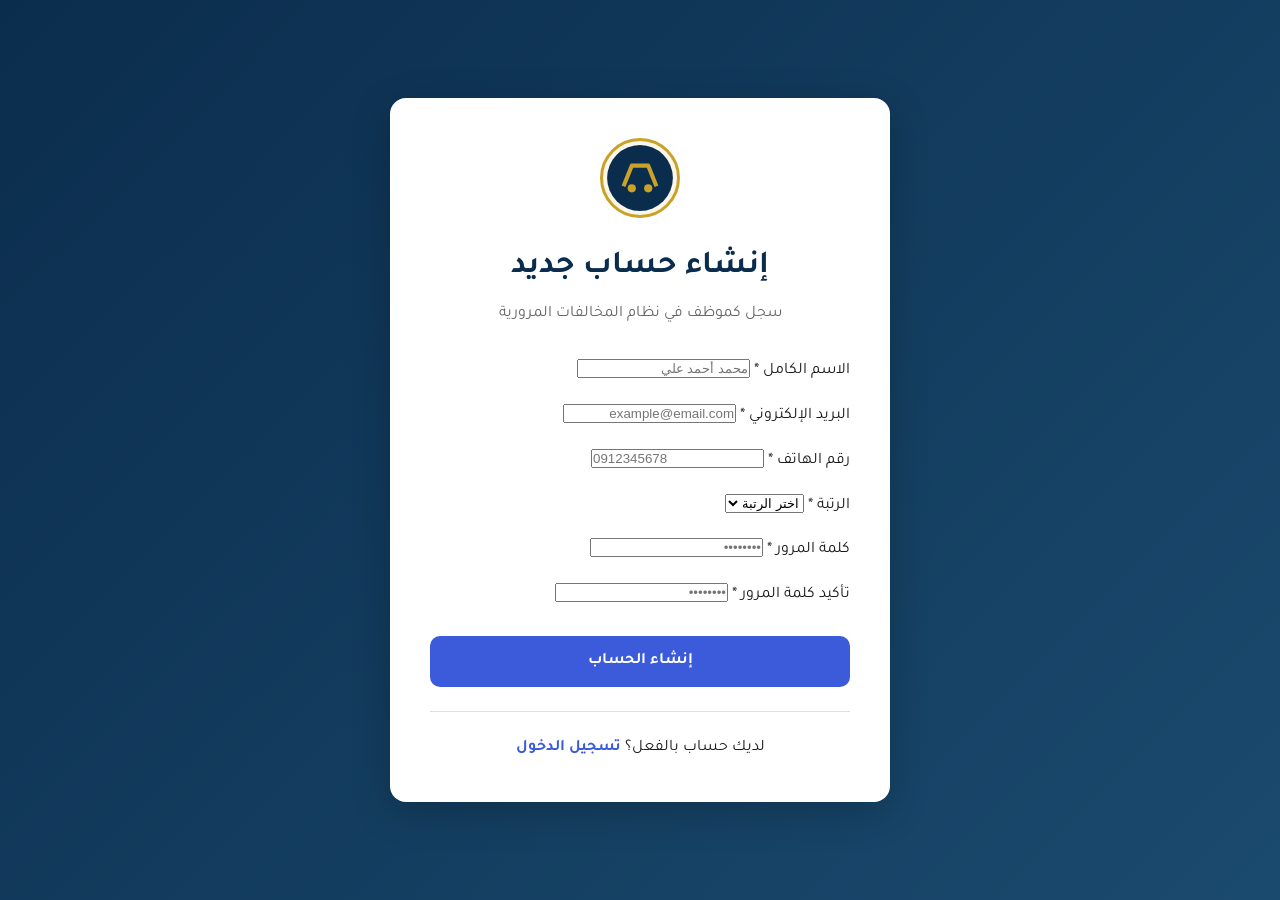
<file: register.html>
<!DOCTYPE html>
<html lang="ar">
<head>
  <meta charset="UTF-8">
  <meta name="viewport" content="width=device-width, initial-scale=1.0">
  <title>إنشاء حساب - نظام إدارة المخالفات المرورية</title>
  <link rel="preconnect" href="https://fonts.googleapis.com">
  <link rel="preconnect" href="https://fonts.gstatic.com" crossorigin>
  <link href="https://fonts.googleapis.com/css2?family=Tajawal:wght@400;500;700&display=swap" rel="stylesheet">
  <link rel="stylesheet" href="assets/css/style.css">
  <link rel="stylesheet" href="assets/css/auth.css">
</head>
<body class="auth-body">

  <div class="auth-container">
    <div class="auth-card">
      <div class="auth-header">
        <div class="auth-logo">
          <svg viewBox="0 0 36 36" fill="none" xmlns="http://www.w3.org/2000/svg">
            <circle cx="18" cy="18" r="16" fill="#0b2d4d"/>
            <path d="M10 22l4-10h8l4 10" stroke="#c9a227" stroke-width="2" stroke-linejoin="round"/>
            <circle cx="14" cy="23" r="2" fill="#c9a227"/>
            <circle cx="22" cy="23" r="2" fill="#c9a227"/>
          </svg>
        </div>
        <h1>إنشاء حساب جديد</h1>
        <p>سجل كموظف في نظام المخالفات المرورية</p>
      </div>

      <form class="auth-form" onsubmit="handleRegister(event)">
        <div class="form-group">
          <label class="form-label">الاسم الكامل *</label>
          <input type="text" class="form-input" placeholder="محمد أحمد علي" required id="regName">
        </div>

        <div class="form-group">
          <label class="form-label">البريد الإلكتروني *</label>
          <input type="email" class="form-input" placeholder="example@email.com" required id="regEmail">
        </div>

        <div class="form-group">
          <label class="form-label">رقم الهاتف *</label>
          <input type="tel" class="form-input" placeholder="0912345678" required id="regPhone">
        </div>

        <div class="form-group">
          <label class="form-label">الرتبة *</label>
          <select class="form-input" required id="regRank">
            <option value="">اختر الرتبة</option>
            <option value="جندي">جندي</option>
            <option value="عريف">عريف</option>
            <option value="رقيب">رقيب</option>
            <option value="ملازم">ملازم</option>
            <option value="ملازم أول">ملازم أول</option>
            <option value="نقيب">نقيب</option>
          </select>
        </div>

        <div class="form-group">
          <label class="form-label">كلمة المرور *</label>
          <input type="password" class="form-input" placeholder="••••••••" required id="regPassword" minlength="6">
        </div>

        <div class="form-group">
          <label class="form-label">تأكيد كلمة المرور *</label>
          <input type="password" class="form-input" placeholder="••••••••" required id="regConfirmPassword">
        </div>

        <button type="submit" class="btn-primary">إنشاء الحساب</button>

        <div class="auth-footer">
          <p>لديك حساب بالفعل؟ <a href="index.html">تسجيل الدخول</a></p>
        </div>
      </form>
    </div>
  </div>

  <script src="assets/js/script.js"></script>
  <script src="assets/js/auth.js"></script>
</body>
</html>
</file>
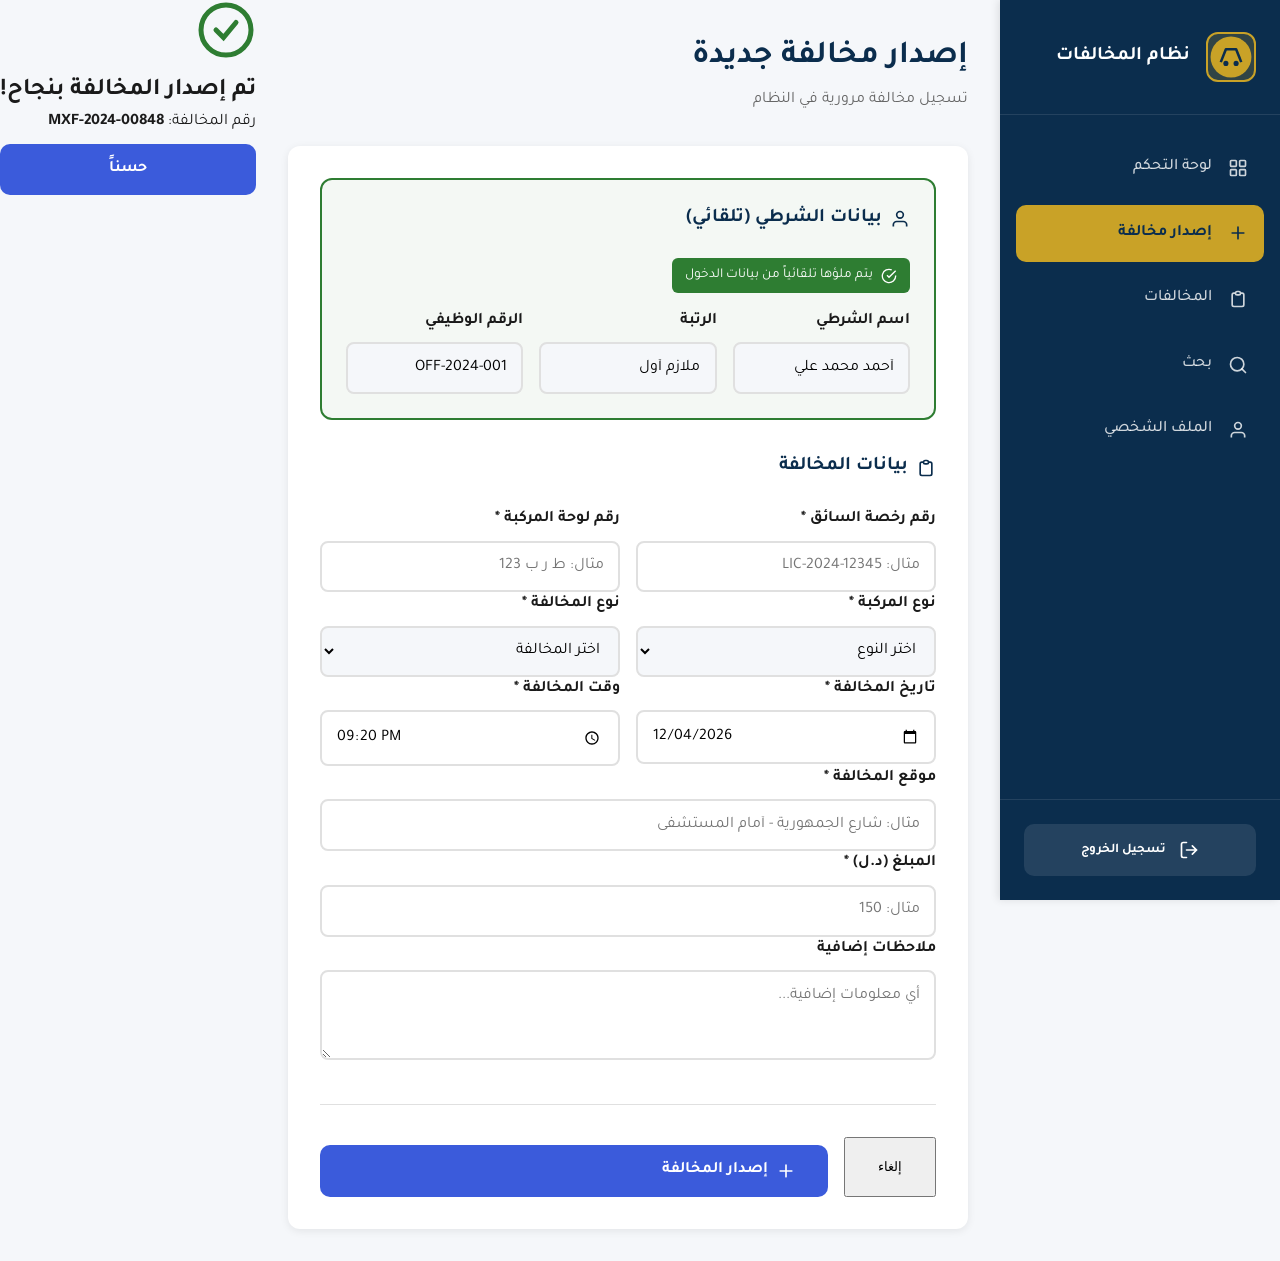
<file: violation.html>
<!DOCTYPE html>
<html lang="ar">
<head>
  <meta charset="UTF-8">
  <meta name="viewport" content="width=device-width, initial-scale=1.0">
  <title>إصدار مخالفة - نظام إدارة المخالفات المرورية</title>
  <link rel="preconnect" href="https://fonts.googleapis.com">
  <link rel="preconnect" href="https://fonts.gstatic.com" crossorigin>
  <link href="https://fonts.googleapis.com/css2?family=Tajawal:wght@400;500;700&display=swap" rel="stylesheet">
  <link rel="stylesheet" href="assets/css/style.css">
  <link rel="stylesheet" href="assets/css/dashboard.css">
  <link rel="stylesheet" href="assets/css/form.css">
</head>
<body class="dashboard-body">

  <!-- الشريط الجانبي -->
  <aside class="sidebar">
    <div class="sidebar-header">
      <div class="sidebar-logo">
        <svg viewBox="0 0 36 36" fill="none" xmlns="http://www.w3.org/2000/svg">
          <circle cx="18" cy="18" r="16" fill="#c9a227"/>
          <path d="M10 22l4-10h8l4 10" stroke="#0b2d4d" stroke-width="2" stroke-linejoin="round"/>
          <circle cx="14" cy="23" r="2" fill="#0b2d4d"/>
          <circle cx="22" cy="23" r="2" fill="#0b2d4d"/>
        </svg>
      </div>
      <div class="sidebar-title">نظام المخالفات</div>
    </div>
    
    <nav class="sidebar-nav">
      <a href="dashboard.html" class="nav-item">
        <svg width="20" height="20" viewBox="0 0 24 24" fill="none">
          <rect x="3" y="3" width="7" height="7" rx="1" stroke="currentColor" stroke-width="2"/>
          <rect x="14" y="3" width="7" height="7" rx="1" stroke="currentColor" stroke-width="2"/>
          <rect x="3" y="14" width="7" height="7" rx="1" stroke="currentColor" stroke-width="2"/>
          <rect x="14" y="14" width="7" height="7" rx="1" stroke="currentColor" stroke-width="2"/>
        </svg>
        <span>لوحة التحكم</span>
      </a>
      <a href="issue-violation.html" class="nav-item active">
        <svg width="20" height="20" viewBox="0 0 24 24" fill="none">
          <path d="M12 5v14M5 12h14" stroke="currentColor" stroke-width="2" stroke-linecap="round"/>
        </svg>
        <span>إصدار مخالفة</span>
      </a>
      <a href="violations-list.html" class="nav-item">
        <svg width="20" height="20" viewBox="0 0 24 24" fill="none">
          <path d="M9 5H7a2 2 0 00-2 2v12a2 2 0 002 2h10a2 2 0 002-2V7a2 2 0 00-2-2h-2M9 5a2 2 0 002 2h2a2 2 0 002-2M9 5a2 2 0 012-2h2a2 2 0 012 2" stroke="currentColor" stroke-width="2" stroke-linecap="round"/>
        </svg>
        <span>المخالفات</span>
      </a>
      <a href="search-violation.html" class="nav-item">
        <svg width="20" height="20" viewBox="0 0 24 24" fill="none">
          <circle cx="11" cy="11" r="8" stroke="currentColor" stroke-width="2"/>
          <path d="M21 21l-4.35-4.35" stroke="currentColor" stroke-width="2" stroke-linecap="round"/>
        </svg>
        <span>بحث</span>
      </a>
      <a href="profile.html" class="nav-item">
        <svg width="20" height="20" viewBox="0 0 24 24" fill="none">
          <path d="M20 21v-2a4 4 0 00-4-4H8a4 4 0 00-4 4v2" stroke="currentColor" stroke-width="2"/>
          <circle cx="12" cy="7" r="4" stroke="currentColor" stroke-width="2"/>
        </svg>
        <span>الملف الشخصي</span>
      </a>
    </nav>
    
    <div class="sidebar-footer">
      <button class="btn-logout" onclick="logout()">
        <svg width="20" height="20" viewBox="0 0 24 24" fill="none">
          <path d="M9 21H5a2 2 0 01-2-2V5a2 2 0 012-2h4" stroke="currentColor" stroke-width="2" stroke-linecap="round"/>
          <path d="M16 17l5-5-5-5M21 12H9" stroke="currentColor" stroke-width="2" stroke-linecap="round"/>
        </svg>
        <span>تسجيل الخروج</span>
      </button>
    </div>
  </aside>

  <!-- المحتوى الرئيسي -->
  <main class="dashboard-main">
    <header class="dashboard-header">
      <div class="header-right">
        <h1>إصدار مخالفة جديدة</h1>
        <p class="welcome-text">تسجيل مخالفة مرورية في النظام</p>
      </div>
    </header>

    <div class="form-container">
      <form class="issue-form" id="issueForm" onsubmit="submitViolation(event)">
        <!-- بيانات الشرطي التلقائية -->
        <div class="form-section auto-data">
          <h3 class="section-title">
            <svg width="20" height="20" viewBox="0 0 24 24" fill="none">
              <path d="M20 21v-2a4 4 0 00-4-4H8a4 4 0 00-4 4v2" stroke="currentColor" stroke-width="2"/>
              <circle cx="12" cy="7" r="4" stroke="currentColor" stroke-width="2"/>
            </svg>
            بيانات الشرطي (تلقائي)
          </h3>
          <div class="auto-badge">
            <svg width="16" height="16" viewBox="0 0 24 24" fill="none">
              <path d="M22 11.08V12a10 10 0 11-5.93-9.14" stroke="currentColor" stroke-width="2"/>
              <path d="M22 4L12 14.01l-3-3" stroke="currentColor" stroke-width="2"/>
            </svg>
            يتم ملؤها تلقائياً من بيانات الدخول
          </div>
          <div class="grid-3">
            <div class="form-group">
              <label class="form-label">اسم الشرطي</label>
              <input type="text" class="form-input" id="officerName" readonly>
            </div>
            <div class="form-group">
              <label class="form-label">الرتبة</label>
              <input type="text" class="form-input" id="officerRank" readonly>
            </div>
            <div class="form-group">
              <label class="form-label">الرقم الوظيفي</label>
              <input type="text" class="form-input" id="officerId" readonly>
            </div>
          </div>
        </div>

        <!-- بيانات المخالفة -->
        <div class="form-section">
          <h3 class="section-title">
            <svg width="20" height="20" viewBox="0 0 24 24" fill="none">
              <path d="M9 5H7a2 2 0 00-2 2v12a2 2 0 002 2h10a2 2 0 002-2V7a2 2 0 00-2-2h-2M9 5a2 2 0 002 2h2a2 2 0 002-2M9 5a2 2 0 012-2h2a2 2 0 012 2" stroke="currentColor" stroke-width="2"/>
            </svg>
            بيانات المخالفة
          </h3>
          
          <div class="grid-2">
            <div class="form-group">
              <label class="form-label">رقم رخصة السائق *</label>
              <input type="text" class="form-input" placeholder="مثال: LIC-2024-12345" required id="licenseNumber">
            </div>
            <div class="form-group">
              <label class="form-label">رقم لوحة المركبة *</label>
              <input type="text" class="form-input" placeholder="مثال: ط ر ب 123" required id="plateNumber">
            </div>
          </div>

          <div class="grid-2">
            <div class="form-group">
              <label class="form-label">نوع المركبة *</label>
              <select class="form-input" required id="vehicleType">
                <option value="">اختر النوع</option>
                <option value="سيارة خاصة">سيارة خاصة</option>
                <option value="سيارة أجرة">سيارة أجرة</option>
                <option value="حافلة">حافلة</option>
                <option value="شاحنة">شاحنة</option>
                <option value="دراجة نارية">دراجة نارية</option>
                <option value="أخرى">أخرى</option>
              </select>
            </div>
            <div class="form-group">
              <label class="form-label">نوع المخالفة *</label>
              <select class="form-input" required id="violationType">
                <option value="">اختر المخالفة</option>
                <option value="تجاوز السرعة المقررة">تجاوز السرعة المقررة</option>
                <option value="وقوف خاطئ">وقوف خاطئ</option>
                <option value="عدم ربط حزام الأمان">عدم ربط حزام الأمان</option>
                <option value="استخدام الهاتف أثناء القيادة">استخدام الهاتف أثناء القيادة</option>
                <option value="عدم إعطاء الأولوية">عدم إعطاء الأولوية</option>
                <option value="قطع الإشارة الحمراء">قطع الإشارة الحمراء</option>
                <option value="أخرى">أخرى</option>
              </select>
            </div>
          </div>

          <div class="grid-2">
            <div class="form-group">
              <label class="form-label">تاريخ المخالفة *</label>
              <input type="date" class="form-input" required id="violationDate">
            </div>
            <div class="form-group">
              <label class="form-label">وقت المخالفة *</label>
              <input type="time" class="form-input" required id="violationTime">
            </div>
          </div>

          <div class="form-group">
            <label class="form-label">موقع المخالفة *</label>
            <input type="text" class="form-input" placeholder="مثال: شارع الجمهورية - أمام المستشفى" required id="violationLocation">
          </div>

          <div class="form-group">
            <label class="form-label">المبلغ (د.ل) *</label>
            <input type="number" class="form-input" placeholder="مثال: 150" min="0" required id="violationAmount">
          </div>

          <div class="form-group">
            <label class="form-label">ملاحظات إضافية</label>
            <textarea class="form-input" rows="3" placeholder="أي معلومات إضافية..." id="violationNotes"></textarea>
          </div>
        </div>

        <div class="form-actions">
          <button type="button" class="btn-secondary" onclick="window.location.href='dashboard.html'">إلغاء</button>
          <button type="submit" class="btn-primary">
            <svg width="20" height="20" viewBox="0 0 24 24" fill="none">
              <path d="M12 5v14M5 12h14" stroke="currentColor" stroke-width="2" stroke-linecap="round"/>
            </svg>
            إصدار المخالفة
          </button>
        </div>
      </form>
    </div>
  </main>

  <!-- نافذة التأكيد -->
  <div class="modal" id="confirmModal">
    <div class="modal-content">
      <div class="modal-icon success">
        <svg width="60" height="60" viewBox="0 0 24 24" fill="none">
          <circle cx="12" cy="12" r="10" stroke="#2e7d32" stroke-width="2"/>
          <path d="M8 12l3 3 5-6" stroke="#2e7d32" stroke-width="2" stroke-linecap="round"/>
        </svg>
      </div>
      <h2>تم إصدار المخالفة بنجاح!</h2>
      <p>رقم المخالفة: <strong id="newViolationNumber">MXF-2024-00848</strong></p>
      <button class="btn-primary" onclick="closeIssueModal()">حسناً</button>
    </div>
  </div>

  <script src="assets/js/script.js"></script>
  <script src="assets/js/issue-violation.js"></script>
</body>
</html>
</file>
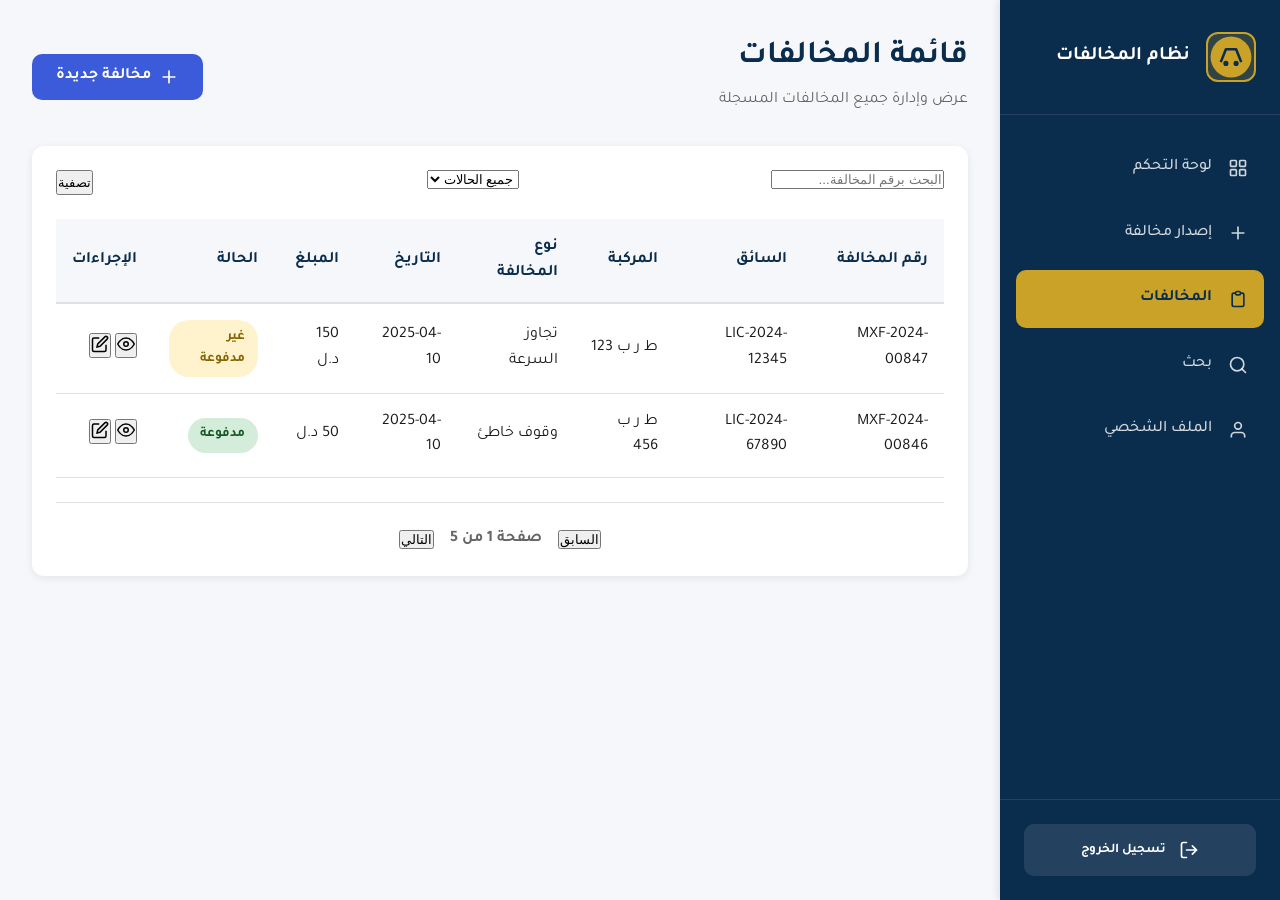
<file: violations-list.html>
<!DOCTYPE html>
<html lang="ar">
<head>
  <meta charset="UTF-8">
  <meta name="viewport" content="width=device-width, initial-scale=1.0">
  <title>قائمة المخالفات - نظام إدارة المخالفات المرورية</title>
  <link rel="preconnect" href="https://fonts.googleapis.com">
  <link rel="preconnect" href="https://fonts.gstatic.com" crossorigin>
  <link href="https://fonts.googleapis.com/css2?family=Tajawal:wght@400;500;700&display=swap" rel="stylesheet">
  <link rel="stylesheet" href="assets/css/style.css">
  <link rel="stylesheet" href="assets/css/dashboard.css">
  <link rel="stylesheet" href="assets/css/table.css">
</head>
<body class="dashboard-body">

  <aside class="sidebar">
    <div class="sidebar-header">
      <div class="sidebar-logo">
        <svg viewBox="0 0 36 36" fill="none" xmlns="http://www.w3.org/2000/svg">
          <circle cx="18" cy="18" r="16" fill="#c9a227"/>
          <path d="M10 22l4-10h8l4 10" stroke="#0b2d4d" stroke-width="2" stroke-linejoin="round"/>
          <circle cx="14" cy="23" r="2" fill="#0b2d4d"/>
          <circle cx="22" cy="23" r="2" fill="#0b2d4d"/>
        </svg>
      </div>
      <div class="sidebar-title">نظام المخالفات</div>
    </div>
    
    <nav class="sidebar-nav">
      <a href="dashboard.html" class="nav-item">
        <svg width="20" height="20" viewBox="0 0 24 24" fill="none">
          <rect x="3" y="3" width="7" height="7" rx="1" stroke="currentColor" stroke-width="2"/>
          <rect x="14" y="3" width="7" height="7" rx="1" stroke="currentColor" stroke-width="2"/>
          <rect x="3" y="14" width="7" height="7" rx="1" stroke="currentColor" stroke-width="2"/>
          <rect x="14" y="14" width="7" height="7" rx="1" stroke="currentColor" stroke-width="2"/>
        </svg>
        <span>لوحة التحكم</span>
      </a>
      <a href="issue-violation.html" class="nav-item">
        <svg width="20" height="20" viewBox="0 0 24 24" fill="none">
          <path d="M12 5v14M5 12h14" stroke="currentColor" stroke-width="2" stroke-linecap="round"/>
        </svg>
        <span>إصدار مخالفة</span>
      </a>
      <a href="violations-list.html" class="nav-item active">
        <svg width="20" height="20" viewBox="0 0 24 24" fill="none">
          <path d="M9 5H7a2 2 0 00-2 2v12a2 2 0 002 2h10a2 2 0 002-2V7a2 2 0 00-2-2h-2M9 5a2 2 0 002 2h2a2 2 0 002-2M9 5a2 2 0 012-2h2a2 2 0 012 2" stroke="currentColor" stroke-width="2" stroke-linecap="round"/>
        </svg>
        <span>المخالفات</span>
      </a>
      <a href="search-violation.html" class="nav-item">
        <svg width="20" height="20" viewBox="0 0 24 24" fill="none">
          <circle cx="11" cy="11" r="8" stroke="currentColor" stroke-width="2"/>
          <path d="M21 21l-4.35-4.35" stroke="currentColor" stroke-width="2" stroke-linecap="round"/>
        </svg>
        <span>بحث</span>
      </a>
      <a href="profile.html" class="nav-item">
        <svg width="20" height="20" viewBox="0 0 24 24" fill="none">
          <path d="M20 21v-2a4 4 0 00-4-4H8a4 4 0 00-4 4v2" stroke="currentColor" stroke-width="2"/>
          <circle cx="12" cy="7" r="4" stroke="currentColor" stroke-width="2"/>
        </svg>
        <span>الملف الشخصي</span>
      </a>
    </nav>
    
    <div class="sidebar-footer">
      <button class="btn-logout" onclick="logout()">
        <svg width="20" height="20" viewBox="0 0 24 24" fill="none">
          <path d="M9 21H5a2 2 0 01-2-2V5a2 2 0 012-2h4" stroke="currentColor" stroke-width="2" stroke-linecap="round"/>
          <path d="M16 17l5-5-5-5M21 12H9" stroke="currentColor" stroke-width="2" stroke-linecap="round"/>
        </svg>
        <span>تسجيل الخروج</span>
      </button>
    </div>
  </aside>

  <main class="dashboard-main">
    <header class="dashboard-header">
      <div class="header-right">
        <h1>قائمة المخالفات</h1>
        <p class="welcome-text">عرض وإدارة جميع المخالفات المسجلة</p>
      </div>
      <div class="header-actions">
        <button class="btn-primary" onclick="window.location.href='issue-violation.html'">
          <svg width="20" height="20" viewBox="0 0 24 24" fill="none">
            <path d="M12 5v14M5 12h14" stroke="currentColor" stroke-width="2" stroke-linecap="round"/>
          </svg>
          مخالفة جديدة
        </button>
      </div>
    </header>

    <div class="table-card">
      <div class="table-filters">
        <div class="filter-group">
          <input type="text" class="form-input" placeholder="البحث برقم المخالفة..." id="searchInput">
        </div>
        <div class="filter-group">
          <select class="form-input" id="statusFilter">
            <option value="">جميع الحالات</option>
            <option value="pending">غير مدفوعة</option>
            <option value="paid">مدفوعة</option>
          </select>
        </div>
        <button class="btn-secondary" onclick="filterViolations()">تصفية</button>
      </div>

      <div class="table-container">
        <table class="data-table">
          <thead>
            <tr>
              <th>رقم المخالفة</th>
              <th>السائق</th>
              <th>المركبة</th>
              <th>نوع المخالفة</th>
              <th>التاريخ</th>
              <th>المبلغ</th>
              <th>الحالة</th>
              <th>الإجراءات</th>
            </tr>
          </thead>
          <tbody id="violationsTableBody">
            <!-- سيتم ملؤها بالJavaScript -->
          </tbody>
        </table>
      </div>

      <div class="table-pagination">
        <button class="btn-secondary" onclick="changePage(-1)">السابق</button>
        <span class="page-info">صفحة 1 من 5</span>
        <button class="btn-secondary" onclick="changePage(1)">التالي</button>
      </div>
    </div>
  </main>

  <script src="assets/js/script.js"></script>
  <script src="assets/js/violations-list.js"></script>
</body>
</html>
</file>
<file: assets/css/style.css>
:root {
  --primary-color: #0b2d4d;
  --secondary-color: #c9a227;
  --accent-blue: #3b5bdb;
  --accent-green: #2e7d32;
  --bg-color: #f5f7fa;
  --card-bg: #ffffff;
  --text-primary: #1a1a1a;
  --text-secondary: #666666;
  --border-color: #e0e0e0;
  --shadow: 0 2px 8px rgba(0,0,0,0.08);
  --shadow-hover: 0 4px 16px rgba(0,0,0,0.12);
}

* { margin: 0; padding: 0; box-sizing: border-box; }
body {
  font-family: 'Tajawal', sans-serif;
  background-color: var(--bg-color);
  color: var(--text-primary);
  line-height: 1.6;
  direction: rtl;
  text-align: right;
}

.header {
  background: linear-gradient(135deg, var(--primary-color) 0%, #1a4a6e 100%);
  color: white;
  padding: 1.5rem 2rem;
  box-shadow: var(--shadow);
  display: flex;
  justify-content: space-between;
  align-items: center;
  flex-wrap: wrap;
  gap: 1rem;
}
.logo-area { display: flex; align-items: center; gap: 1rem; }
.logo-icon {
  width: 60px; height: 60px; background: rgba(255,255,255,0.1);
  border-radius: 12px; display: flex; align-items: center; justify-content: center;
  border: 2px solid var(--secondary-color);
}
.logo-text { display: flex; flex-direction: column; gap: 0.2rem; }
.inst { font-size: 0.85rem; opacity: 0.9; color: var(--secondary-color); }
.site-title { font-size: 1.4rem; font-weight: 700; }
.dept { font-size: 0.9rem; opacity: 0.85; }
.nav-tabs { display: flex; gap: 0.5rem; }
.tab {
  background: rgba(255,255,255,0.1); border: 2px solid transparent;
  color: white; padding: 0.7rem 1.5rem; border-radius: 8px;
  cursor: pointer; font-family: inherit; font-weight: 500; transition: all 0.3s ease;
}
.tab:hover { background: rgba(255,255,255,0.2); transform: translateY(-2px); }
.tab.active { background: var(--secondary-color); color: var(--primary-color); border-color: var(--secondary-color); font-weight: 700; }

.hero {
  background: linear-gradient(135deg, var(--primary-color) 0%, #1a4a6e 100%);
  color: white; padding: 3rem 2rem; text-align: center;
}
.hero-icon {
  width: 80px; height: 80px; margin: 0 auto 1.5rem;
  background: rgba(201, 162, 39, 0.2); border-radius: 50%;
  display: flex; align-items: center; justify-content: center; border: 3px solid var(--secondary-color);
}
.hero h1 { font-size: 2rem; margin-bottom: 0.5rem; font-weight: 700; }
.hero p { font-size: 1.1rem; opacity: 0.9; max-width: 600px; margin: 0 auto; }

.content { max-width: 800px; margin: -3rem auto 2rem; padding: 0 2rem; position: relative; z-index: 10; }
.card {
  background: var(--card-bg); border-radius: 16px; padding: 2rem;
  box-shadow: var(--shadow); margin-bottom: 2rem; transition: all 0.3s ease; animation: fadeIn 0.5s ease;
}
.card:hover { box-shadow: var(--shadow-hover); transform: translateY(-2px); }
.card-header {
  display: flex; align-items: center; gap: 1rem; margin-bottom: 1.5rem;
  padding-bottom: 1rem; border-bottom: 2px solid var(--bg-color);
}
.card-icon { width: 50px; height: 50px; border-radius: 12px; display: flex; align-items: center; justify-content: center; }
.card-icon.driver { background: rgba(59, 91, 219, 0.1); }
.card-icon.emp { background: rgba(46, 125, 50, 0.1); }
.card-title { font-size: 1.3rem; font-weight: 700; color: var(--text-primary); }
.card-subtitle { color: var(--text-secondary); font-size: 0.9rem; }

.field-group { margin-bottom: 1.2rem; }
.field-label { display: block; margin-bottom: 0.5rem; font-weight: 500; color: var(--text-primary); }
.field-input {
  width: 100%; padding: 0.9rem 1rem; border: 2px solid var(--border-color);
  border-radius: 10px; font-family: inherit; font-size: 1rem; transition: all 0.3s ease; background: var(--card-bg);
}
.field-input:focus { outline: none; border-color: var(--accent-blue); box-shadow: 0 0 0 3px rgba(59, 91, 219, 0.1); }

.btn-primary {
  width: 100%; padding: 1rem; background: var(--accent-blue); color: white; border: none;
  border-radius: 10px; font-family: inherit; font-size: 1rem; font-weight: 600; cursor: pointer; transition: all 0.3s ease; margin-top: 0.5rem;
}
.btn-primary:hover { background: #2b4cb5; transform: translateY(-2px); box-shadow: 0 4px 12px rgba(59, 91, 219, 0.3); }
.btn-primary.green { background: var(--accent-green); }
.btn-primary.green:hover { background: #256629; box-shadow: 0 4px 12px rgba(46, 125, 50, 0.3); }

.violation-result {
  margin-top: 1.5rem; padding: 1.5rem; background: var(--bg-color);
  border-radius: 12px; border-right: 4px solid var(--secondary-color); animation: slideIn 0.4s ease;
}
.result-header { display: flex; justify-content: space-between; align-items: center; margin-bottom: 1rem; padding-bottom: 0.8rem; border-bottom: 1px solid var(--border-color); }
.result-id { font-weight: 700; color: var(--primary-color); font-size: 1.1rem; }
.status-chip { display: inline-flex; align-items: center; gap: 0.4rem; padding: 0.3rem 0.8rem; background: #fff3cd; color: #856404; border-radius: 20px; font-size: 0.85rem; font-weight: 600; }
.dot { width: 8px; height: 8px; background: #ffc107; border-radius: 50%; animation: pulse 2s infinite; }
.result-details { margin-bottom: 1.2rem; color: var(--text-secondary); line-height: 1.8; }
.result-details strong { color: var(--accent-blue); font-size: 1.1rem; }

.divider { text-align: center; margin: 1.5rem 0; position: relative; }
.divider::before { content: ''; position: absolute; top: 50%; left: 0; right: 0; height: 1px; background: var(--border-color); }
.divider span { background: var(--card-bg); padding: 0 1rem; color: var(--text-secondary); position: relative; z-index: 1; }
.card-links { display: flex; flex-direction: column; gap: 0.8rem; text-align: center; }
.card-links a { color: var(--accent-blue); text-decoration: none; font-weight: 500; transition: all 0.3s ease; }
.card-links a:hover { color: var(--secondary-color); text-decoration: underline; }

.footer { background: var(--primary-color); color: white; text-align: center; padding: 1.5rem; margin-top: 3rem; font-size: 0.9rem; opacity: 0.9; }
.hidden { display: none !important; }
.fade-in { animation: fadeIn 0.5s ease; }

/* أنيميشن */
@keyframes fadeIn { from { opacity: 0; transform: translateY(20px); } to { opacity: 1; transform: translateY(0); } }
@keyframes slideIn { from { opacity: 0; transform: translateX(-20px); } to { opacity: 1; transform: translateX(0); } }
@keyframes pulse { 0%, 100% { opacity: 1; } 50% { opacity: 0.5; } }

/* محدد الأدوار (جديد) */
.role-selector { display: flex; gap: 1rem; margin-bottom: 1.5rem; flex-wrap: wrap; }
.role-option { flex: 1; min-width: 150px; cursor: pointer; }
.role-option input { display: none; }
.role-badge {
  display: block; padding: 0.8rem; border: 2px solid var(--border-color);
  border-radius: 10px; text-align: center; font-weight: 600; transition: all 0.3s ease; background: white;
}
.role-option input:checked + .role-badge { border-color: var(--accent-blue); background: rgba(59, 91, 219, 0.05); color: var(--accent-blue); }
.role-option input:checked + .role-badge.payment { border-color: var(--accent-green); color: var(--accent-green); background: rgba(46, 125, 50, 0.05); }

@media (max-width: 768px) {
  .header { flex-direction: column; text-align: center; }
  .logo-area { flex-direction: column; }
  .hero h1 { font-size: 1.5rem; }
  .content { padding: 0 1rem; }
  .card { padding: 1.5rem; }
}
</file>
<file: assets/css/dashboard.css>
/* تنسيقات لوحة التحكم */
.dashboard-body {
  background: var(--bg-color);
  display: flex;
  min-height: 100vh;
}

/* الشريط الجانبي */
.sidebar {
  width: 280px;
  background: var(--primary-color);
  color: white;
  display: flex;
  flex-direction: column;
  position: fixed;
  right: 0;
  top: 0;
  height: 100vh;
  box-shadow: -2px 0 8px rgba(0,0,0,0.1);
  z-index: 100;
}

.sidebar-header {
  padding: 2rem 1.5rem;
  border-bottom: 1px solid rgba(255,255,255,0.1);
  display: flex;
  align-items: center;
  gap: 1rem;
}

.sidebar-logo {
  width: 50px;
  height: 50px;
  background: rgba(201, 162, 39, 0.2);
  border-radius: 12px;
  display: flex;
  align-items: center;
  justify-content: center;
  border: 2px solid var(--secondary-color);
}

.sidebar-title {
  font-size: 1.2rem;
  font-weight: 700;
}

.sidebar-nav {
  flex: 1;
  padding: 1.5rem 1rem;
  display: flex;
  flex-direction: column;
  gap: 0.5rem;
}

.nav-item {
  display: flex;
  align-items: center;
  gap: 1rem;
  padding: 1rem;
  color: rgba(255,255,255,0.8);
  text-decoration: none;
  border-radius: 10px;
  transition: all 0.3s ease;
  font-weight: 500;
}

.nav-item:hover {
  background: rgba(255,255,255,0.1);
  color: white;
}

.nav-item.active {
  background: var(--secondary-color);
  color: var(--primary-color);
  font-weight: 700;
}

.sidebar-footer {
  padding: 1.5rem;
  border-top: 1px solid rgba(255,255,255,0.1);
}

.btn-logout {
  width: 100%;
  display: flex;
  align-items: center;
  justify-content: center;
  gap: 0.8rem;
  padding: 1rem;
  background: rgba(255,255,255,0.1);
  color: white;
  border: none;
  border-radius: 10px;
  cursor: pointer;
  font-family: inherit;
  font-weight: 600;
  transition: all 0.3s ease;
}

.btn-logout:hover {
  background: rgba(255,255,255,0.2);
}

/* المحتوى الرئيسي */
.dashboard-main {
  margin-right: 280px;
  flex: 1;
  padding: 2rem;
}

.dashboard-header {
  display: flex;
  justify-content: space-between;
  align-items: center;
  margin-bottom: 2rem;
}

.header-right h1 {
  color: var(--primary-color);
  margin-bottom: 0.3rem;
}

.welcome-text {
  color: var(--text-secondary);
}

.date-time {
  background: white;
  padding: 0.8rem 1.5rem;
  border-radius: 10px;
  box-shadow: var(--shadow);
  font-weight: 600;
  color: var(--primary-color);
}

/* الإحصائيات */
.stats-grid {
  display: grid;
  grid-template-columns: repeat(auto-fit, minmax(250px, 1fr));
  gap: 1.5rem;
  margin-bottom: 2rem;
}

.stat-card {
  background: white;
  border-radius: 12px;
  padding: 1.5rem;
  display: flex;
  align-items: center;
  gap: 1rem;
  box-shadow: var(--shadow);
  transition: all 0.3s ease;
}

.stat-card:hover {
  transform: translateY(-4px);
  box-shadow: var(--shadow-hover);
}

.stat-icon {
  width: 60px;
  height: 60px;
  border-radius: 12px;
  display: flex;
  align-items: center;
  justify-content: center;
}

.stat-icon.blue {
  background: rgba(59, 91, 219, 0.1);
  color: var(--accent-blue);
}

.stat-icon.yellow {
  background: rgba(255, 193, 7, 0.1);
  color: #ffc107;
}

.stat-icon.green {
  background: rgba(46, 125, 50, 0.1);
  color: var(--accent-green);
}

.stat-icon.purple {
  background: rgba(156, 39, 176, 0.1);
  color: #9c27b0;
}

.stat-info {
  flex: 1;
}

.stat-value {
  font-size: 1.8rem;
  font-weight: 700;
  color: var(--primary-color);
  margin-bottom: 0.2rem;
}

.stat-label {
  color: var(--text-secondary);
  font-size: 0.9rem;
}

/* المحتوى السفلي */
.dashboard-content {
  display: grid;
  gap: 2rem;
}

.content-card {
  background: white;
  border-radius: 12px;
  padding: 1.5rem;
  box-shadow: var(--shadow);
}

.card-header-custom {
  display: flex;
  justify-content: space-between;
  align-items: center;
  margin-bottom: 1.5rem;
  padding-bottom: 1rem;
  border-bottom: 2px solid var(--bg-color);
}

.card-header-custom h2 {
  color: var(--primary-color);
  font-size: 1.3rem;
}

.view-all {
  color: var(--accent-blue);
  text-decoration: none;
  font-weight: 600;
  transition: all 0.3s ease;
}

.view-all:hover {
  color: var(--secondary-color);
}

/* الجدول */
.table-container {
  overflow-x: auto;
}

.data-table {
  width: 100%;
  border-collapse: collapse;
}

.data-table thead {
  background: var(--bg-color);
}

.data-table th {
  padding: 1rem;
  text-align: right;
  font-weight: 600;
  color: var(--primary-color);
  border-bottom: 2px solid var(--border-color);
}

.data-table td {
  padding: 1rem;
  border-bottom: 1px solid var(--border-color);
}

.data-table tbody tr:hover {
  background: var(--bg-color);
}

.status-badge {
  display: inline-block;
  padding: 0.4rem 0.8rem;
  border-radius: 20px;
  font-size: 0.85rem;
  font-weight: 600;
}

.status-badge.pending {
  background: #fff3cd;
  color: #856404;
}

.status-badge.paid {
  background: #d4edda;
  color: #155724;
}

/* قائمة الأنشطة */
.activity-list {
  display: flex;
  flex-direction: column;
  gap: 1rem;
}

.activity-item {
  display: flex;
  gap: 1rem;
  padding: 1rem;
  background: var(--bg-color);
  border-radius: 10px;
  transition: all 0.3s ease;
}

.activity-item:hover {
  background: #e9ecef;
}

.activity-icon {
  width: 40px;
  height: 40px;
  border-radius: 50%;
  display: flex;
  align-items: center;
  justify-content: center;
  flex-shrink: 0;
}

.activity-icon.blue {
  background: rgba(59, 91, 219, 0.1);
  color: var(--accent-blue);
}

.activity-icon.green {
  background: rgba(46, 125, 50, 0.1);
  color: var(--accent-green);
}

.activity-icon.yellow {
  background: rgba(255, 193, 7, 0.1);
  color: #ffc107;
}

.activity-content {
  flex: 1;
}

.activity-text {
  color: var(--text-primary);
  margin-bottom: 0.3rem;
}

.activity-time {
  color: var(--text-secondary);
  font-size: 0.85rem;
}

/* التجاوب */
@media (max-width: 1024px) {
  .sidebar {
    transform: translateX(100%);
    transition: transform 0.3s ease;
  }
  
  .sidebar.active {
    transform: translateX(0);
  }
  
  .dashboard-main {
    margin-right: 0;
  }
}

@media (max-width: 768px) {
  .stats-grid {
    grid-template-columns: 1fr;
  }
  
  .dashboard-header {
    flex-direction: column;
    align-items: flex-start;
    gap: 1rem;
  }
}
</file>
<file: assets/css/auth.css>
.auth-body {
  background: linear-gradient(135deg, var(--primary-color) 0%, #1a4a6e 100%);
  min-height: 100vh;
  display: flex;
  align-items: center;
  justify-content: center;
  padding: 2rem;
}

.auth-container {
  width: 100%;
  max-width: 500px;
}

.auth-card {
  background: white;
  border-radius: 16px;
  padding: 2.5rem;
  box-shadow: 0 10px 40px rgba(0,0,0,0.2);
}

.auth-header {
  text-align: center;
  margin-bottom: 2rem;
}

.auth-logo {
  width: 80px;
  height: 80px;
  margin: 0 auto 1.5rem;
  background: rgba(201, 162, 39, 0.1);
  border-radius: 50%;
  display: flex;
  align-items: center;
  justify-content: center;
  border: 3px solid var(--secondary-color);
}

.auth-header h1 {
  color: var(--primary-color);
  margin-bottom: 0.5rem;
}

.auth-header p {
  color: var(--text-secondary);
}

.auth-form .form-group {
  margin-bottom: 1.2rem;
}

.auth-footer {
  text-align: center;
  margin-top: 1.5rem;
  padding-top: 1.5rem;
  border-top: 1px solid var(--border-color);
}

.auth-footer a {
  color: var(--accent-blue);
  text-decoration: none;
  font-weight: 600;
}
</file>
<file: assets/css/payment.css>
/* تنسيقات صفحة الدفع */
.payment-container {
  max-width: 800px;
  margin: 2rem auto;
  padding: 0 1rem;
}

.payment-card {
  background: white;
  border-radius: 16px;
  padding: 2.5rem;
  box-shadow: 0 4px 20px rgba(0,0,0,0.1);
}

.payment-header {
  text-align: center;
  margin-bottom: 2rem;
}

.payment-icon {
  width: 80px;
  height: 80px;
  margin: 0 auto 1rem;
  background: rgba(201, 162, 39, 0.1);
  border-radius: 50%;
  display: flex;
  align-items: center;
  justify-content: center;
  border: 3px solid var(--secondary-color);
}

.payment-header h1 {
  color: var(--primary-color);
  margin-bottom: 0.5rem;
  font-size: 1.8rem;
}

.payment-header p {
  color: var(--text-secondary);
}

/* ملخص المخالفة */
.violation-summary {
  background: var(--bg-color);
  border-radius: 12px;
  padding: 1.5rem;
  margin-bottom: 2rem;
  border-right: 4px solid var(--secondary-color);
}

.summary-title {
  font-weight: 700;
  color: var(--primary-color);
  margin-bottom: 1rem;
  font-size: 1.1rem;
}

.summary-grid {
  display: grid;
  grid-template-columns: repeat(auto-fit, minmax(200px, 1fr));
  gap: 1rem;
}

.summary-item {
  display: flex;
  flex-direction: column;
  gap: 0.3rem;
}

.summary-item .label {
  color: var(--text-secondary);
  font-size: 0.9rem;
}

.summary-item .value {
  color: var(--text-primary);
  font-weight: 600;
}

.summary-item.amount {
  background: white;
  padding: 1rem;
  border-radius: 8px;
  margin-top: 0.5rem;
}

.summary-item.amount .value {
  color: var(--accent-blue);
  font-size: 1.3rem;
}

/* نموذج الدفع */
.payment-form {
  margin-top: 2rem;
}

.form-section {
  margin-bottom: 2rem;
  padding-bottom: 2rem;
  border-bottom: 1px solid var(--border-color);
}

.form-section:last-of-type {
  border-bottom: none;
}

.section-title {
  color: var(--primary-color);
  margin-bottom: 1.5rem;
  font-size: 1.2rem;
  display: flex;
  align-items: center;
  gap: 0.5rem;
}

.form-row {
  display: grid;
  grid-template-columns: 1fr 1fr;
  gap: 1rem;
}

.form-group {
  margin-bottom: 1.2rem;
}

.form-group.half {
  flex: 1;
}

.form-label {
  display: block;
  margin-bottom: 0.5rem;
  font-weight: 600;
  color: var(--text-primary);
}

.form-input {
  width: 100%;
  padding: 0.9rem;
  border: 2px solid var(--border-color);
  border-radius: 8px;
  font-family: inherit;
  font-size: 1rem;
  transition: all 0.3s ease;
}

.form-input:focus {
  outline: none;
  border-color: var(--accent-blue);
  box-shadow: 0 0 0 3px rgba(59, 91, 219, 0.1);
}

.form-hint {
  display: block;
  margin-top: 0.3rem;
  font-size: 0.85rem;
  color: var(--text-secondary);
}

.card-icons {
  display: flex;
  gap: 0.5rem;
  margin-top: 0.5rem;
}

.card-icon {
  height: 24px;
  width: auto;
}

/* أزرار الدفع */
.payment-actions {
  display: flex;
  gap: 1rem;
  margin-top: 2rem;
}

.btn-secondary {
  flex: 1;
  padding: 1rem;
  background: white;
  color: var(--text-primary);
  border: 2px solid var(--border-color);
  border-radius: 10px;
  font-family: inherit;
  font-size: 1rem;
  font-weight: 600;
  cursor: pointer;
  transition: all 0.3s ease;
}

.btn-secondary:hover {
  background: var(--bg-color);
  border-color: var(--text-secondary);
}

.btn-primary.large {
  flex: 2;
  padding: 1.2rem;
  display: flex;
  justify-content: space-between;
  align-items: center;
  font-size: 1.1rem;
}

.amount-tag {
  background: rgba(255,255,255,0.2);
  padding: 0.3rem 0.8rem;
  border-radius: 6px;
  font-weight: 700;
}

.security-note {
  display: flex;
  align-items: center;
  justify-content: center;
  gap: 0.5rem;
  margin-top: 1.5rem;
  padding: 1rem;
  background: rgba(46, 125, 50, 0.1);
  border-radius: 8px;
  color: var(--accent-green);
  font-weight: 500;
}

/* النافذة المنبثقة */
.modal {
  display: none;
  position: fixed;
  top: 0;
  left: 0;
  right: 0;
  bottom: 0;
  background: rgba(0,0,0,0.5);
  z-index: 1000;
  align-items: center;
  justify-content: center;
  padding: 1rem;
}

.modal.active {
  display: flex;
}

.modal-content {
  background: white;
  border-radius: 16px;
  padding: 3rem;
  text-align: center;
  max-width: 500px;
  width: 100%;
  animation: modalSlide 0.3s ease;
}

@keyframes modalSlide {
  from {
    transform: translateY(-50px);
    opacity: 0;
  }
  to {
    transform: translateY(0);
    opacity: 1;
  }
}

.modal-icon {
  width: 100px;
  height: 100px;
  margin: 0 auto 1.5rem;
  border-radius: 50%;
  display: flex;
  align-items: center;
  justify-content: center;
}

.modal-icon.success {
  background: rgba(46, 125, 50, 0.1);
}

.modal-content h2 {
  color: var(--primary-color);
  margin-bottom: 1rem;
}

.modal-content p {
  color: var(--text-secondary);
  margin-bottom: 0.5rem;
}

.modal-ref {
  background: var(--bg-color);
  padding: 1rem;
  border-radius: 8px;
  margin: 1.5rem 0;
}

.modal-ref strong {
  color: var(--accent-blue);
  font-size: 1.1rem;
}

/* التجاوب */
@media (max-width: 768px) {
  .payment-card {
    padding: 1.5rem;
  }
  
  .form-row {
    grid-template-columns: 1fr;
  }
  
  .payment-actions {
    flex-direction: column;
  }
  
  .btn-primary.large,
  .btn-secondary {
    flex: 1;
  }
  
  .summary-grid {
    grid-template-columns: 1fr;
  }
}
</file>
<file: assets/css/form.css>
/* تنسيقات النماذج */
.form-container {
  background: white;
  border-radius: 12px;
  padding: 2rem;
  box-shadow: var(--shadow);
}

.form-section {
  margin-bottom: 2rem;
  padding-bottom: 2rem;
  border-bottom: 1px solid var(--border-color);
}

.form-section:last-of-type {
  border-bottom: none;
}

.form-section.auto-data {
  background: rgba(46, 125, 50, 0.05);
  border: 2px solid var(--accent-green);
  border-radius: 12px;
  padding: 1.5rem;
}

.auto-badge {
  display: inline-flex;
  align-items: center;
  gap: 0.5rem;
  background: var(--accent-green);
  color: white;
  padding: 0.4rem 0.8rem;
  border-radius: 6px;
  font-size: 0.85rem;
  margin-bottom: 1rem;
}

.section-title {
  display: flex;
  align-items: center;
  gap: 0.5rem;
  color: var(--primary-color);
  margin-bottom: 1.5rem;
  font-size: 1.2rem;
}

.grid-2 {
  display: grid;
  grid-template-columns: 1fr 1fr;
  gap: 1rem;
}

.grid-3 {
  display: grid;
  grid-template-columns: 1fr 1fr 1fr;
  gap: 1rem;
}

.form-label {
  display: block;
  margin-bottom: 0.5rem;
  font-weight: 600;
  color: var(--text-primary);
}

.form-input {
  width: 100%;
  padding: 0.9rem;
  border: 2px solid var(--border-color);
  border-radius: 8px;
  font-family: inherit;
  font-size: 1rem;
  transition: all 0.3s ease;
  background: white;
}

.form-input:focus {
  outline: none;
  border-color: var(--accent-blue);
  box-shadow: 0 0 0 3px rgba(59, 91, 219, 0.1);
}

.form-input:read-only {
  background: var(--bg-color);
  cursor: not-allowed;
}

.form-actions {
  display: flex;
  gap: 1rem;
  justify-content: flex-end;
  margin-top: 2rem;
}

.form-actions .btn-primary,
.form-actions .btn-secondary {
  display: flex;
  align-items: center;
  gap: 0.5rem;
  padding: 1rem 2rem;
}

@media (max-width: 768px) {
  .grid-2,
  .grid-3 {
    grid-template-columns: 1fr;
  }
  
  .form-actions {
    flex-direction: column;
  }
  
  .form-actions button {
    width: 100%;
  }
}
</file>
<file: assets/css/table.css>
.table-card {
  background: white;
  border-radius: 12px;
  padding: 1.5rem;
  box-shadow: var(--shadow);
}

.table-filters {
  display: flex;
  gap: 1rem;
  margin-bottom: 1.5rem;
  flex-wrap: wrap;
}

.filter-group {
  flex: 1;
  min-width: 200px;
}

.table-pagination {
  display: flex;
  justify-content: center;
  align-items: center;
  gap: 1rem;
  margin-top: 1.5rem;
  padding-top: 1.5rem;
  border-top: 1px solid var(--border-color);
}

.page-info {
  color: var(--text-secondary);
  font-weight: 600;
}

.header-actions {
  display: flex;
  gap: 1rem;
}

.header-actions .btn-primary {
  display: flex;
  align-items: center;
  gap: 0.5rem;
  padding: 0.8rem 1.5rem;
}

@media (max-width: 768px) {
  .table-filters {
    flex-direction: column;
  }
  
  .filter-group {
    width: 100%;
  }
  
  .header-actions {
    width: 100%;
  }
  
  .header-actions .btn-primary {
    width: 100%;
    justify-content: center;
  }
}
</file>
